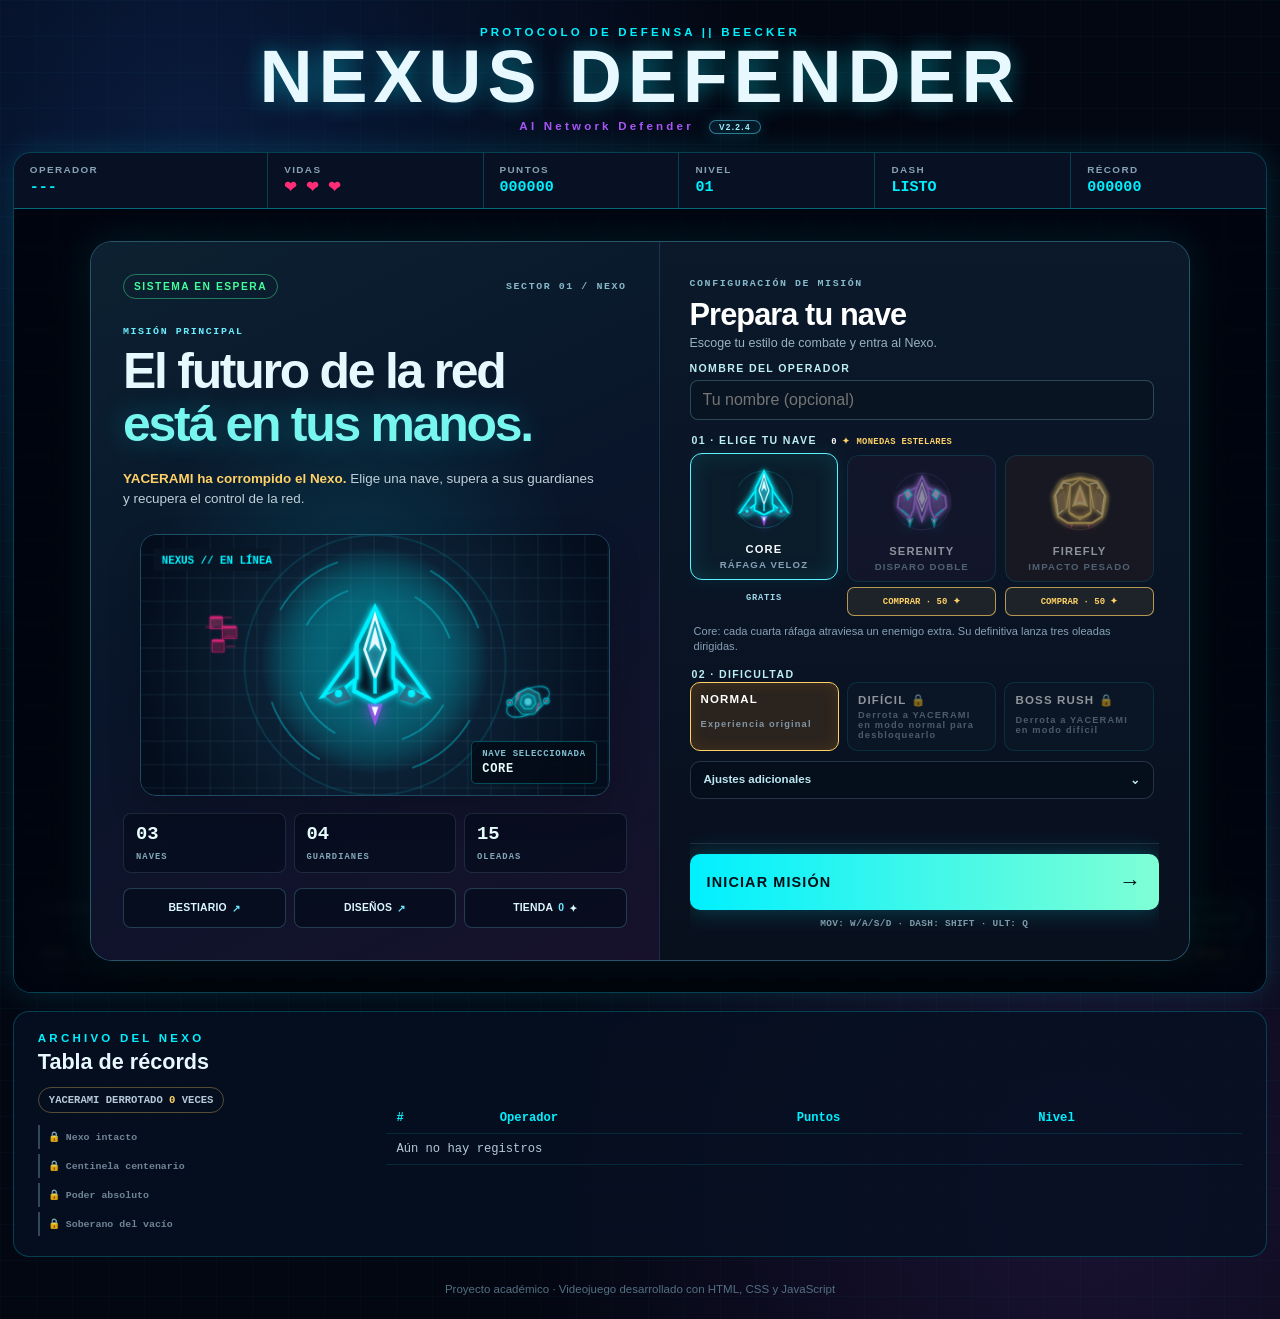
<file: index.html>
<!DOCTYPE html>
<html lang="es">
<head>
  <meta charset="UTF-8">
  <meta name="viewport" content="width=device-width, initial-scale=1.0, viewport-fit=cover">
  <meta name="description" content="Nexus Defender V2.2.4, videojuego web de defensa de redes.">
  <meta name="theme-color" content="#071123">
  <meta name="apple-mobile-web-app-capable" content="yes">
  <meta name="apple-mobile-web-app-status-bar-style" content="black-translucent">
  <meta name="apple-mobile-web-app-title" content="Nexus Defender">
  <title>Nexus Defender V2.2.4</title>
  <link rel="manifest" href="manifest.webmanifest?v=2.2.4">
  <link rel="icon" href="icons/nexus-defender.svg" type="image/svg+xml">
  <link rel="stylesheet" href="css/styles.css?v=2.2.4">
</head>
<body>
  <main class="game-shell">
    <header class="brand" aria-label="Título del juego">
      <p class="eyebrow">PROTOCOLO DE DEFENSA || BEECKER</p>
      <h1>NEXUS DEFENDER</h1>
      <p class="subtitle">AI Network Defender <span class="version-badge">V2.2.4</span></p>
    </header>

    <section class="game-panel" aria-label="Videojuego Nexus Defender">
      <div class="hud" id="hud" aria-live="polite">
        <div><span>OPERADOR</span><strong id="hudPlayer">---</strong></div>
        <div><span>VIDAS</span><strong id="hudLives">❤ ❤ ❤</strong></div>
        <div><span>PUNTOS</span><strong id="hudScore">000000</strong></div>
        <div><span>NIVEL</span><strong id="hudLevel">01</strong></div>
        <div><span>DASH</span><strong id="hudDash">LISTO</strong></div>
        <div><span>RÉCORD</span><strong id="hudHighScore">000000</strong></div>
      </div>

      <div class="canvas-wrap">
        <canvas id="gameCanvas" width="1200" height="750" tabindex="0" aria-label="Área de juego ampliada"></canvas>

        <section class="screen active" id="startScreen">
          <div class="menu-layout">
            <div class="menu-hero">
              <div class="menu-hero-top"><span class="status-pill">SISTEMA EN ESPERA</span><span class="menu-sector">SECTOR 01 / NEXO</span></div>
              <p class="menu-kicker">MISIÓN PRINCIPAL</p>
              <h2>El futuro de la red<br><em>está en tus manos.</em></h2>
              <p class="mission-story"><strong>YACERAMI ha corrompido el Nexo.</strong> Elige una nave, supera a sus guardianes y recupera el control de la red.</p>
              <div class="menu-hero-visual">
                <canvas id="menuHeroCanvas" width="520" height="290" role="img" aria-label="Vista de la nave seleccionada defendiendo el Nexo"></canvas>
                <span class="menu-visual-label">NAVE SELECCIONADA <strong id="menuHeroShipName">CORE</strong></span>
                <div class="menu-equipped" id="menuEquipped" aria-label="Cosméticos equipados"></div>
              </div>
              <div class="menu-mission-facts"><div><strong>03</strong><span>NAVES</span></div><div><strong>04</strong><span>GUARDIANES</span></div><div><strong>15</strong><span>OLEADAS</span></div></div>
              <nav class="menu-links" aria-label="Explorar Nexus Defender">
                <button class="secondary-button" id="bestiaryButton" type="button">BESTIARIO <span>↗</span></button>
                <a class="secondary-button gallery-link" href="designs.html">DISEÑOS <span>↗</span></a>
                <button class="secondary-button" id="storeButton" type="button">TIENDA <span id="storeFragments">0</span> ✦</button>
              </nav>
            </div>

            <div class="menu-control-panel">
              <div class="menu-panel-heading"><span>CONFIGURACIÓN DE MISIÓN</span><h3>Prepara tu nave</h3><p>Escoge tu estilo de combate y entra al Nexo.</p></div>
              <form id="startForm">
              <div class="menu-fields">
              <div class="menu-name-field"><label for="playerName">Nombre del operador</label><input id="playerName" name="playerName" type="text" maxlength="16" placeholder="Tu nombre (opcional)" autocomplete="nickname"></div>

              <fieldset class="skin-selector">
                <legend>01 · Elige tu nave <span class="ship-balance"><strong id="shipBalance">0</strong> ✦ MONEDAS ESTELARES</span></legend>
                <div class="skin-options">
                  <div class="ship-card" data-skin="cyan"><label class="skin-option selected">
                    <input type="radio" name="skin" value="cyan" checked>
                    <canvas class="skin-preview cyan" width="96" height="96" role="img" aria-label="Nave Core, interceptor de disparo rápido"></canvas>
                    <small>Core</small>
                    <span class="skin-role">Ráfaga veloz</span>
                  </label><span class="ship-state">GRATIS</span></div>
                  <div class="ship-card" data-skin="violet"><label class="skin-option">
                    <input type="radio" name="skin" value="violet">
                    <canvas class="skin-preview violet" width="96" height="96" role="img" aria-label="Nave Serenity, emisores de disparo doble"></canvas>
                    <small>Serenity</small>
                    <span class="skin-role">Disparo doble</span>
                  </label><button class="ship-unlock" data-skin="violet" type="button">COMPRAR · 50 ✦</button><span class="ship-state" hidden>DESBLOQUEADA</span></div>
                  <div class="ship-card" data-skin="gold"><label class="skin-option">
                    <input type="radio" name="skin" value="gold">
                    <canvas class="skin-preview gold" width="96" height="96" role="img" aria-label="Nave Firefly, armadura y disparo pesado"></canvas>
                    <small>Firefly</small>
                    <span class="skin-role">Impacto pesado</span>
                  </label><button class="ship-unlock" data-skin="gold" type="button">COMPRAR · 50 ✦</button><span class="ship-state" hidden>DESBLOQUEADA</span></div>
                </div>
                <p class="ship-purchase-message" id="shipPurchaseMessage" aria-live="polite"></p>
                <p class="skin-description" id="skinDescription" aria-live="polite"></p>
              </fieldset>

              <fieldset class="mode-selector">
                <legend>02 · Dificultad</legend>
                <label><input type="radio" name="difficulty" value="normal" checked><span>Normal</span><small>Experiencia original</small></label>
                <label id="hardModeOption"><input type="radio" name="difficulty" value="hard" disabled><span>Difícil 🔒</span><small id="hardModeHint">Derrota a YACERAMI en modo normal</small></label>
                <label id="bossRushOption"><input type="radio" name="difficulty" value="bossrush" disabled><span>Boss Rush 🔒</span><small id="bossRushHint">Derrota a YACERAMI en modo difícil</small></label>
              </fieldset>

              <details class="menu-advanced">
                <summary>Ajustes adicionales <span>⌄</span></summary>
                <div class="menu-advanced-content">
                  <fieldset class="aim-selector">
                    <legend>Puntería</legend>
                    <label><input type="radio" name="aimMode" value="auto" checked><span>Automática</span></label>
                    <label><input type="radio" name="aimMode" value="manual"><span>Manual · mouse/joystick</span></label>
                  </fieldset>
                  <fieldset class="keyboard-settings">
                    <legend>Teclas de computadora</legend>
                    <p>Selecciona una acción y pulsa la tecla que quieras usar.</p>
                    <div class="key-binding-grid" id="keyBindingGrid"></div>
                    <p class="key-binding-message" id="keyBindingMessage" role="status" aria-live="polite"></p>
                    <button class="secondary-button reset-bindings" id="resetKeyBindings" type="button">RESTABLECER TECLAS</button>
                  </fieldset>
                  <div class="touch-settings"><strong>Controles de teléfono</strong><small>La misión se juega horizontalmente. Mueve joysticks y botones a la posición que te resulte cómoda.</small><button class="secondary-button" id="editTouchMenu" type="button">PERSONALIZAR CONTROLES</button></div>
                  <label class="damage-option"><input id="damageNumbersToggle" type="checkbox"> Mostrar números de daño</label>
                  <fieldset class="audio-controls">
                    <legend>Audio</legend>
                    <label for="musicVolume"><span>♫ Música</span><output id="musicVolumeValue">35%</output></label>
                    <input id="musicVolume" type="range" min="0" max="100" value="35">
                    <label for="effectsVolume"><span>⚡ Efectos</span><output id="effectsVolumeValue">70%</output></label>
                    <input id="effectsVolume" type="range" min="0" max="100" value="70">
                  </fieldset>
                  <button class="music-button" id="musicButton" type="button" aria-pressed="true">♫ MÚSICA: ON</button>
                </div>
              </details>
              </div>
              <div class="menu-actions">
                <button class="primary-button" type="submit">INICIAR MISIÓN <span>→</span></button>
                <small id="keyHint">WASD / FLECHAS · DASH: SHIFT · ULTIMATE: Q</small>
              </div>
              </form>
            </div>
          </div>
        </section>

        <section class="screen" id="bestiaryScreen">
          <div class="screen-card bestiary-card">
            <div class="bestiary-topbar">
              <span class="status-pill">ARCHIVO DE AMENAZAS</span>
              <button id="closeBestiaryTop" type="button" aria-label="Cerrar bestiario">VOLVER ×</button>
            </div>
            <h2>Bestiario</h2>
            <p>Identifica cada amenaza antes de entrar al Nexo.</p>
            <p class="bestiary-note">Vida base en modo normal. Los proyectiles de cada nave hacen diferente daño.</p>
            <div class="bestiary-grid" id="regularBestiary"></div>
            <h3 class="compendium-heading">Guardianes del vacío</h3>
            <div class="bestiary-grid" id="bossBestiary"></div>
            <h3 class="compendium-heading">Peligro estelar</h3>
            <div class="bestiary-grid" id="hazardBestiary"></div>
            <a class="secondary-button gallery-link" href="designs.html">EXPLORAR LA GALERÍA ANIMADA ↗</a>
            <h3 class="compendium-heading">Módulos y mejoras</h3>
            <div class="bestiary-grid upgrade-bestiary-grid" id="moduleCompendium">
              <article><span class="upgrade-compendium-icon">⚡</span><div><strong>Overclock</strong><small>Aumenta 22% la velocidad de disparo.</small></div></article>
              <article><span class="upgrade-compendium-icon">✦</span><div><strong>Pulso ofensivo</strong><small>Aumenta el daño de cada proyectil.</small></div></article>
              <article><span class="upgrade-compendium-icon">➤</span><div><strong>Propulsores</strong><small>Aumenta 15% la velocidad de movimiento.</small></div></article>
              <article><span class="upgrade-compendium-icon">♥</span><div><strong>Núcleo reforzado</strong><small>Añade una vida máxima y repara una vida.</small></div></article>
              <article><span class="upgrade-compendium-icon">◇</span><div><strong>Dash cuántico</strong><small>Reduce un segundo la recarga del dash.</small></div></article>
              <article><span class="upgrade-compendium-icon">⬡</span><div><strong>Escudo Firefly</strong><small>Concede diez segundos de protección.</small></div></article>
            </div>
            <h3 class="compendium-heading">Sinergias</h3>
            <div class="synergy-compendium" id="synergyCompendium">
              <span>Nova Estelar</span><small>Overclock + Pulso ofensivo</small>
              <span>Impacto Hipersónico</span><small>Propulsores + Dash cuántico</small>
              <span>Égida</span><small>Núcleo reforzado + Escudo Firefly</small>
              <span>Reactor Serenity</span><small>Overclock + Escudo Firefly</small>
            </div>
            <button class="primary-button" id="closeBestiaryButton" type="button">VOLVER A LA MISIÓN</button>
          </div>
        </section>

        <section class="screen" id="gameOverScreen">
          <div class="screen-card">
            <span class="status-pill danger">CONEXIÓN PERDIDA</span>
            <h2 class="game-over-title">GAME OVER</h2>
            <p id="gameOverMessage">YACERAMI te ha vencido.</p>
            <div class="results">
              <div><span>Puntuación</span><strong id="finalScore">0</strong></div>
              <div><span>Nivel</span><strong id="finalLevel">1</strong></div>
              <div><span>Récord</span><strong id="finalHighScore">0</strong></div>
            </div>
            <div class="run-stats" id="gameOverStats"></div>
            <button class="primary-button" id="restartButton" type="button">VOLVER AL MENÚ</button>
          </div>
        </section>

        <section class="screen" id="upgradeScreen">
          <div class="screen-card upgrade-card">
            <span class="status-pill">GUARDIÁN ELIMINADO</span>
            <h2>Elige una mejora</h2>
            <p>Escoge entre ataque, defensa y movilidad o energía. Combinar módulos activa sinergias.</p>
            <div class="upgrade-options" id="upgradeOptions"></div>
            <p class="synergy-hint" id="upgradeSynergyHint">Las cartas muestran qué combinación puedes completar.</p>
            <button class="secondary-button shop-between-button" id="upgradeStoreButton" type="button">VISITAR TIENDA COSMÉTICA</button>
          </div>
        </section>

        <section class="screen" id="victoryScreen">
          <div class="screen-card victory-card">
            <span class="status-pill">NEXO RESTAURADO</span>
            <h2>YACERAMI derrotado</h2>
            <p id="victoryMessage">La corrupción ha sido eliminada.</p>
            <div class="results">
              <div><span>Puntuación</span><strong id="victoryScore">0</strong></div>
              <div><span>Tiempo</span><strong id="victoryTime">0s</strong></div>
              <div><span>Récord</span><strong id="victoryHighScore">0</strong></div>
            </div>
            <div class="run-stats" id="victoryStats"></div>
            <button class="primary-button" id="victoryRestartButton" type="button">VOLVER AL MENÚ</button>
          </div>
        </section>

        <section class="screen" id="storeScreen">
          <div class="screen-card store-card">
            <button class="store-close-top" id="closeStoreTopButton" type="button" aria-label="Cerrar tienda">✕ CERRAR</button>
            <span class="status-pill">ARSENAL ESTÉTICO</span>
            <h2>Tienda del Nexo</h2>
            <p>Usa las monedas estelares de tus misiones para personalizar estelas, auras y dash. Todos los efectos son visuales.</p>
            <p class="fragment-balance"><strong id="storeBalance">0</strong> ✦ MONEDAS ESTELARES</p>
            <div class="cosmetic-filters" id="cosmeticFilters" role="group" aria-label="Filtrar cosméticos">
              <button type="button" data-filter="all">TODOS</button>
              <button type="button" data-filter="trail">ESTELAS</button>
              <button type="button" data-filter="aura">AURAS</button>
              <button type="button" data-filter="dash">DASH</button>
            </div>
            <div class="cosmetic-grid" id="cosmeticGrid"></div>
            <button class="primary-button" id="closeStoreButton" type="button">VOLVER</button>
          </div>
        </section>

        <div class="pause-message" id="pauseMessage">MISIÓN EN PAUSA</div>
        <div class="boss-incoming" id="bossIncoming" role="status" aria-live="assertive">
          <span>⚠ ALERTA DEL NEXO</span>
          <small>BOSS EN CAMINO</small>
          <strong id="incomingBossName">GUARDIÁN DESCONOCIDO</strong>
        </div>
        <div class="power-status" id="powerStatus" aria-live="polite"></div>
        <div class="module-toast" id="moduleToast" role="status" aria-live="polite"></div>
        <div class="module-rack" id="moduleRack" aria-label="Módulos activos"></div>
        <div class="hit-feedback" id="hitFeedback" role="status" aria-live="assertive">¡IMPACTO! · VIDA PERDIDA</div>
        <div class="dash-indicator ready" id="dashIndicator" aria-live="polite">
          <span>⚡</span><strong>DASH LISTO</strong>
        </div>
        <div class="ultimate-indicator" id="ultimateIndicator" aria-live="polite">
          <div><span>✦ ULTIMATE</span><strong id="ultimateValue">0%</strong></div>
          <div class="ultimate-track"><div id="ultimateBar"></div></div>
        </div>
        <div class="level-progress" id="levelProgress">
          <div class="level-progress-copy">
            <span id="levelProgressText">NIVEL 1 · 0 / 20 s</span>
            <strong id="nextBossText">JEFE EN NIVEL 3</strong>
          </div>
          <div class="progress-track"><div id="levelProgressBar"></div></div>
        </div>
        <div class="boss-bar" id="bossBar">
          <div><span id="bossName">⚠ GUARDIÁN DEL NEXO</span><strong id="bossTime">100%</strong></div>
          <div class="progress-track danger-track"><div id="bossProgress"></div></div>
        </div>
      </div>

      <div class="mobile-controls" id="mobileControls" aria-label="Controles táctiles">
        <button class="edit-touch-shortcut" id="editTouchGame" type="button" aria-label="Cambiar posición de controles">⚙ CONTROLES</button>
        <div class="touch-stick movement-stick" id="moveStick" data-control="move" role="application" aria-label="Joystick de movimiento">
          <span class="stick-face"><span class="stick-knob" id="moveKnob"></span></span><small>MOVER</small>
        </div>
        <button class="dash-button" id="mobileDash" data-control="dash" type="button" aria-label="Usar dash">DASH</button>
        <button class="ultimate-button" id="mobileUltimate" data-control="ultimate" type="button" aria-label="Usar ataque definitivo">ULT</button>
        <div class="touch-stick aim-stick" id="aimStick" data-control="aim" role="application" aria-label="Joystick de puntería manual">
          <span class="stick-face"><span class="stick-knob" id="aimKnob"></span></span><small>APUNTAR</small>
        </div>
      </div>
      <div class="orientation-gate" id="orientationGate" role="status" aria-live="assertive" aria-label="Gira el teléfono para jugar">
        <div class="orientation-phone" aria-hidden="true"><span>↻</span></div>
        <p class="eyebrow">MODO DE JUEGO MÓVIL</p>
        <h2>Gira tu teléfono</h2>
        <p>Nexus Defender se juega horizontalmente para mostrar toda la arena y dejar espacio a los dos joysticks.</p>
      </div>
      <div class="touch-editor" id="touchEditor" role="dialog" aria-modal="true" aria-labelledby="touchEditorTitle" hidden>
        <div class="touch-editor-panel"><span class="eyebrow">CONTROLES A TU MEDIDA</span><h2 id="touchEditorTitle">Coloca tus controles</h2><p>Arrastra los dos joysticks, Dash y Ultimate. La partida móvil utiliza la distribución horizontal.</p><div class="touch-editor-actions"><button id="saveTouchLayout" type="button">GUARDAR</button><button id="resetTouchLayout" type="button">RESTABLECER</button><button id="cancelTouchLayout" type="button">CANCELAR</button></div><p id="touchEditorMessage" role="status" aria-live="polite"></p></div>
      </div>
    </section>

    <section class="records-panel" aria-labelledby="recordsTitle">
      <div>
        <p class="eyebrow">ARCHIVO DEL NEXO</p>
        <h2 id="recordsTitle">Tabla de récords</h2>
        <p class="final-defeats">YACERAMI DERROTADO <strong id="finalBossDefeats">0</strong> VECES</p>
        <div class="achievements" id="achievementsList" aria-label="Logros"></div>
      </div>
      <div class="records-table-wrap">
        <table>
          <thead><tr><th>#</th><th>Operador</th><th>Puntos</th><th>Nivel</th></tr></thead>
          <tbody id="recordsBody"><tr><td colspan="4">Aún no hay registros</td></tr></tbody>
        </table>
      </div>
    </section>

    <footer>
      <p>Proyecto académico · Videojuego desarrollado con HTML, CSS y JavaScript</p>
    </footer>
  </main>

  <script src="js/enemy-art.js"></script>
  <script src="js/enemy-behavior.js?v=1.6"></script>
  <script src="js/enemy-previews.js"></script>
  <script src="js/player-art.js?v=1.5"></script>
  <script src="js/cosmetic-art.js?v=1.8"></script>
  <script src="js/audio-system.js?v=1.6"></script>
  <script src="js/game-rules.js?v=1.5"></script>
  <script src="js/game.js?v=2.2.4"></script>
</body>
</html>
</file>
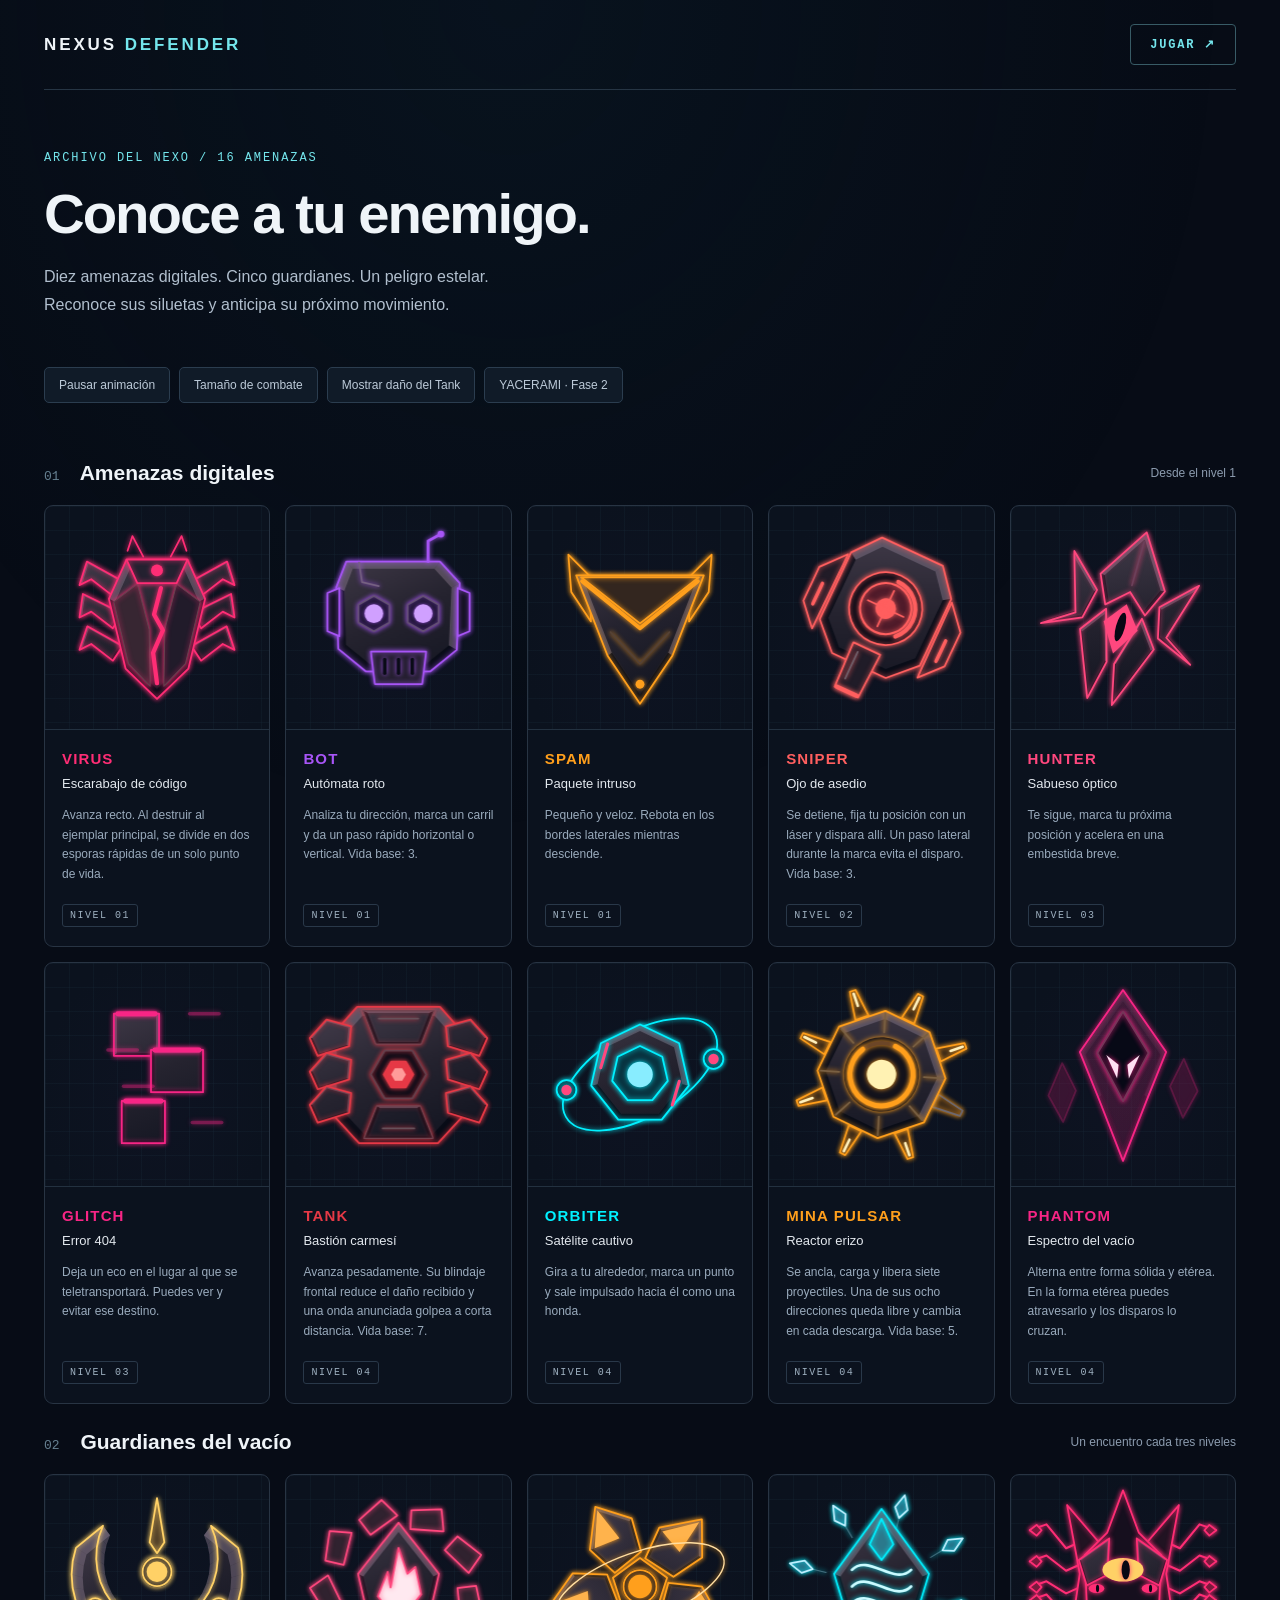
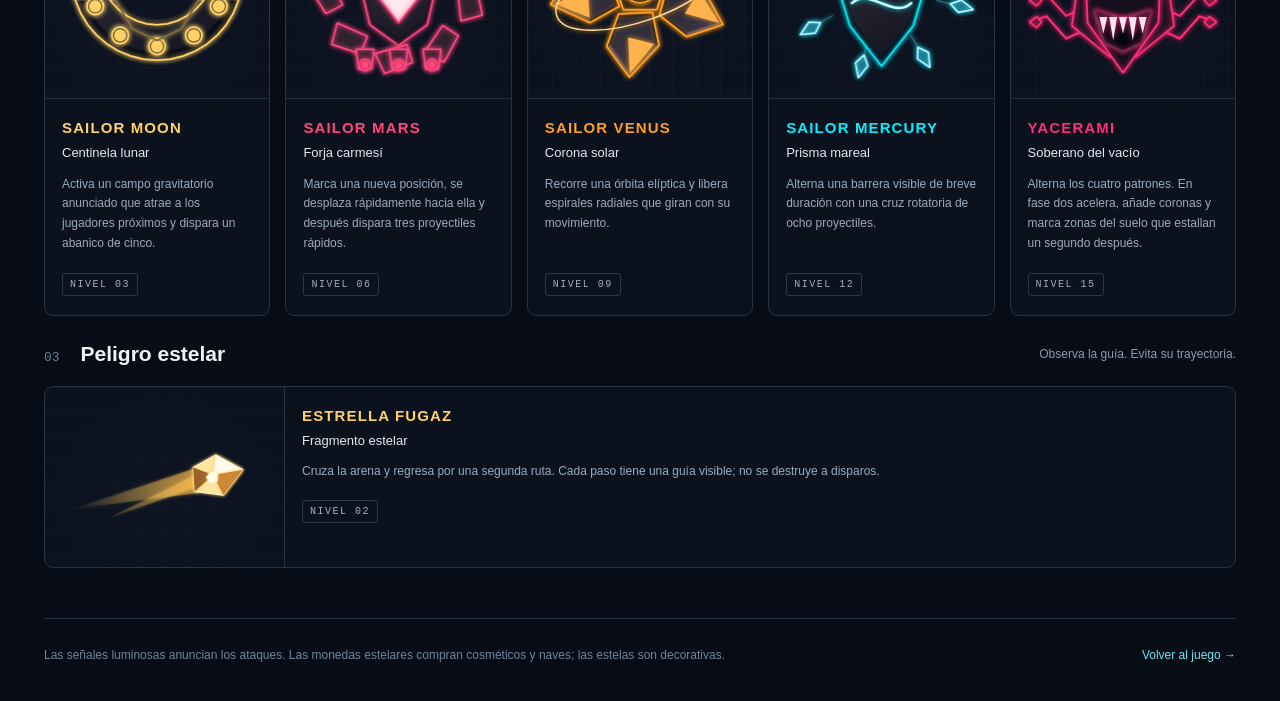
<file: designs.html>
<!DOCTYPE html>
<html lang="es">
<head>
  <meta charset="UTF-8">
  <meta name="viewport" content="width=device-width, initial-scale=1">
  <meta name="description" content="Explora los enemigos animados de Nexus Defender y aprende a reconocer sus ataques.">
  <title>Galería de amenazas · Nexus Defender</title>
  <link rel="stylesheet" href="css/designs.css">
</head>
<body>
  <main class="archive">
    <nav class="archive-nav"><a class="brand-link" href="index.html">NEXUS <span>DEFENDER</span></a><a class="play-link" href="index.html">JUGAR ↗</a></nav>
    <header class="archive-header">
      <p class="eyebrow">ARCHIVO DEL NEXO / 16 AMENAZAS</p>
      <h1>Conoce a tu enemigo.</h1>
      <p>Diez amenazas digitales. Cinco guardianes. Un peligro estelar.<br>Reconoce sus siluetas y anticipa su próximo movimiento.</p>
    </header>
    <div class="gallery-controls" role="group" aria-label="Opciones de la galería">
      <button id="animationToggle" type="button" aria-pressed="false">Pausar animación</button>
      <button id="sizeToggle" type="button" aria-pressed="false">Tamaño de combate</button>
      <button id="damageToggle" type="button" aria-pressed="false">Mostrar daño del Tank</button>
      <button id="phaseToggle" type="button" aria-pressed="false">YACERAMI · Fase 2</button>
    </div>
    <section aria-labelledby="regularHeading">
      <div class="section-heading"><h2 id="regularHeading"><span>01</span> Amenazas digitales</h2><p>Desde el nivel 1</p></div>
      <div class="design-grid" id="regularDesigns"></div>
    </section>
    <section aria-labelledby="bossHeading">
      <div class="section-heading"><h2 id="bossHeading"><span>02</span> Guardianes del vacío</h2><p>Un encuentro cada tres niveles</p></div>
      <div class="design-grid boss-designs" id="bossDesigns"></div>
    </section>
    <section aria-labelledby="hazardHeading">
      <div class="section-heading"><h2 id="hazardHeading"><span>03</span> Peligro estelar</h2><p>Observa la guía. Evita su trayectoria.</p></div>
      <div class="design-grid hazard-designs" id="hazardDesigns"></div>
    </section>
    <footer>Las señales luminosas anuncian los ataques. Las monedas estelares compran cosméticos y naves; las estelas son decorativas.<a href="index.html">Volver al juego →</a></footer>
  </main>
  <script src="js/enemy-art.js"></script>
  <script src="js/enemy-previews.js"></script>
  <script src="js/gallery.js"></script>
</body>
</html>
</file>
<file: css/styles.css>
:root {
  --bg: #030712;
  --panel: rgba(7, 17, 35, 0.92);
  --cyan: #00f0ff;
  --blue: #2775ff;
  --purple: #a855f7;
  --pink: #ff2d75;
  --green: #43ff9b;
  --text: #e8f8ff;
  --muted: #87a1b5;
  --line: rgba(0, 240, 255, 0.22);
  --shadow: 0 0 32px rgba(0, 240, 255, 0.14);
}

* {
  box-sizing: border-box;
}

body {
  min-height: 100vh;
  margin: 0;
  color: var(--text);
  font-family: "Segoe UI", Arial, sans-serif;
  background:
    radial-gradient(circle at 15% 10%, rgba(39, 117, 255, 0.18), transparent 35%),
    radial-gradient(circle at 85% 90%, rgba(168, 85, 247, 0.14), transparent 35%),
    linear-gradient(rgba(0, 240, 255, 0.025) 1px, transparent 1px),
    linear-gradient(90deg, rgba(0, 240, 255, 0.025) 1px, transparent 1px),
    var(--bg);
  background-size: auto, auto, 36px 36px, 36px 36px, auto;
}

button,
input {
  font: inherit;
}

.game-shell {
  width: min(1480px, 98vw);
  margin: 0 auto;
  padding: 26px 0 18px;
}

.brand {
  margin-bottom: 18px;
  text-align: center;
}

.eyebrow,
.subtitle {
  margin: 0;
  color: var(--cyan);
  font-size: 0.72rem;
  font-weight: 700;
  letter-spacing: 0.28em;
}

.brand h1 {
  margin: 4px 0 0;
  font-size: clamp(2rem, 7vw, 4.6rem);
  line-height: 0.95;
  letter-spacing: 0.08em;
  text-shadow: 0 0 22px rgba(0, 240, 255, 0.42);
}

.subtitle {
  margin-top: 8px;
  color: var(--purple);
}

.game-panel {
  overflow: hidden;
  border: 1px solid var(--line);
  border-radius: 18px;
  background: var(--panel);
  box-shadow: var(--shadow);
}

.hud {
  display: grid;
  grid-template-columns: 1.3fr 1.1fr repeat(4, 1fr);
  gap: 1px;
  border-bottom: 1px solid var(--line);
  background: var(--line);
}

.hud > div {
  min-width: 0;
  padding: 11px 16px;
  background: #071123;
}

.hud span,
.results span {
  display: block;
  margin-bottom: 3px;
  color: var(--muted);
  font-size: 0.62rem;
  font-weight: 700;
  letter-spacing: 0.14em;
}

.hud strong {
  display: block;
  overflow: hidden;
  color: var(--cyan);
  font-family: Consolas, monospace;
  font-size: 0.94rem;
  text-overflow: ellipsis;
  white-space: nowrap;
}

#hudLives {
  color: var(--pink);
}

.canvas-wrap {
  position: relative;
  width: 100%;
  aspect-ratio: 8 / 5;
  background: #020611;
}

canvas {
  display: block;
  width: 100%;
  height: 100%;
}

canvas:focus { outline: none; }

.screen {
  position: absolute;
  inset: 0;
  z-index: 5;
  display: none;
  place-items: center;
  padding: 20px;
  overflow-y: auto;
  background: rgba(2, 6, 17, 0.68);
  backdrop-filter: blur(5px);
}

.screen.active {
  display: grid;
}

.version-badge {
  display: inline-flex;
  align-items: center;
  min-height: 1.65em;
  margin-left: 0.55rem;
  padding: 0.08rem 0.55rem;
  border: 1px solid rgba(88, 231, 255, 0.48);
  border-radius: 999px;
  color: #9ef5ff;
  background: rgba(15, 91, 121, 0.22);
  box-shadow: 0 0 16px rgba(52, 211, 255, 0.18);
  font-size: 0.72em;
  font-weight: 800;
  letter-spacing: 0.16em;
  vertical-align: middle;
}

/* Main menu: a visual mission briefing beside a compact preparation panel. */
#startScreen { padding: clamp(12px, 2vw, 24px); background: rgba(2, 6, 17, .87); }
.menu-layout { display: grid; grid-template-columns: minmax(0, 1.07fr) minmax(0, 1fr); width: min(1100px, 100%); height: min(720px, 100%); min-height: 0; overflow: hidden; border: 1px solid rgba(104, 224, 255, .32); border-radius: 22px; background: #071122; box-shadow: 0 30px 80px rgba(0, 0, 0, .58), 0 0 44px rgba(0, 240, 255, .12); }
.menu-hero { display: flex; flex-direction: column; min-width: 0; min-height: 0; padding: clamp(22px, 2.6vw, 32px); background: radial-gradient(circle at 48% 48%, rgba(0, 240, 255, .13), transparent 45%), linear-gradient(155deg, #0c2131, #09152a 48%, #17112c); }
.menu-hero-top { display: flex; align-items: center; justify-content: space-between; gap: 8px; }
.menu-sector, .menu-kicker, .menu-panel-heading > span { color: #87b9c9; font: 800 .62rem Consolas, monospace; letter-spacing: .16em; }
.menu-kicker { margin: 27px 0 8px; color: #6ceeff; }
.menu-hero h2 { margin: 0; font-size: clamp(2.2rem, 3.9vw, 3.65rem); line-height: 1.07; letter-spacing: -.045em; }
.menu-hero h2 em { color: #77f6ef; font-style: normal; text-shadow: 0 0 30px rgba(0, 240, 255, .28); }
.menu-hero .mission-story { max-width: 480px; margin: 17px 0 19px; color: #bfd0da; font-size: .84rem; line-height: 1.55; }
.menu-hero-visual { position: relative; width: min(100%, 470px); margin: auto auto 17px; overflow: hidden; border: 1px solid rgba(80, 214, 255, .28); border-radius: 16px; aspect-ratio: 520 / 290; box-shadow: inset 0 0 35px rgba(0, 240, 255, .07), 0 14px 32px rgba(0, 0, 0, .2); }
.menu-hero-visual canvas { width: 100%; height: 100%; }
.menu-visual-label { position: absolute; right: 12px; bottom: 11px; padding: 7px 10px; border: 1px solid rgba(0, 240, 255, .28); border-radius: 5px; color: #80bfd0; background: rgba(3, 11, 22, .84); font: 700 .56rem Consolas, monospace; letter-spacing: .08em; }
.menu-visual-label strong { display: block; margin-top: 3px; color: #e9fdff; font-size: .75rem; }
.menu-equipped { position: absolute; bottom: 11px; left: 10px; display: grid; gap: 4px; max-width: 52%; pointer-events: none; }
.menu-equipped[hidden] { display: none; }
.menu-equipped span { overflow: hidden; padding: 4px 6px; border: 1px solid color-mix(in srgb, var(--equipped-color) 55%, transparent); border-radius: 4px; color: var(--equipped-color); background: rgba(3, 10, 22, .85); font: 800 .55rem Consolas, monospace; text-overflow: ellipsis; white-space: nowrap; }
.menu-mission-facts { display: grid; grid-template-columns: repeat(3, 1fr); gap: 8px; margin: 0 0 15px; }
.menu-mission-facts div { padding: 9px 12px; border: 1px solid rgba(157, 206, 230, .15); border-radius: 8px; background: rgba(3, 10, 24, .55); }
.menu-mission-facts strong { display: block; color: #eaffff; font: 800 1.18rem Consolas, monospace; }
.menu-mission-facts span { color: #81a7b8; font: 700 .55rem Consolas, monospace; letter-spacing: .12em; }
.menu-links { display: grid; grid-template-columns: repeat(3, minmax(0, 1fr)); gap: 8px; }
.menu-links .secondary-button { display: flex; align-items: center; justify-content: center; gap: 5px; min-width: 0; min-height: 40px; padding: 8px; border-color: rgba(126, 213, 245, .24); border-radius: 8px; color: #dcf8ff; background: rgba(2, 11, 25, .66); font-size: .65rem; letter-spacing: .02em; text-decoration: none; }
.menu-links .secondary-button:hover, .menu-links .secondary-button:focus-visible { border-color: #6ceeff; background: rgba(0, 240, 255, .13); }
.menu-links .secondary-button span { color: #69eaff; }
.menu-control-panel { display: flex; flex-direction: column; min-width: 0; min-height: 0; padding: clamp(20px, 2.5vw, 30px); border-left: 1px solid rgba(109, 207, 250, .16); background: linear-gradient(180deg, #0b192b, #080f1d); }
.menu-panel-heading { flex: 0 0 auto; margin-bottom: 12px; }
.menu-panel-heading h3 { margin: 7px 0 3px; color: #fff; font-size: clamp(1.5rem, 2.4vw, 2.1rem); letter-spacing: -.03em; }
.menu-panel-heading p { margin: 0; color: #98b2c1; font-size: .78rem; }
#startForm { display: flex; flex-direction: column; flex: 1 1 auto; min-height: 0; margin: 0; padding: 0; overflow: hidden; }
.menu-fields { display: grid; align-content: start; gap: 10px; flex: 1 1 auto; min-height: 0; padding-right: 5px; overflow-y: auto; scrollbar-color: #426b77 #081322; }
.menu-name-field { display: grid; gap: 6px; }
.menu-name-field label, #startForm legend { color: #bceef5; font-size: .66rem; font-weight: 800; letter-spacing: .13em; }
.menu-name-field input { padding: 10px 12px; border-color: rgba(139, 211, 232, .27); background: #081421; }
#startForm .skin-options { gap: 9px; }
.ship-balance { display: inline-block; margin-left: 10px; color: #ffd166; font: 800 .55rem Consolas, monospace; letter-spacing: .04em; }
.ship-balance strong { color: #fff; }
.ship-card { display: grid; align-content: start; gap: 5px; min-width: 0; }
.ship-card.locked .skin-option { opacity: .55; cursor: not-allowed; }
.ship-card .ship-state { display: block; padding: 6px 2px; color: #43ff9b; text-align: center; font: 800 .55rem Consolas, monospace; letter-spacing: .08em; }
.ship-card[data-skin="cyan"] .ship-state { color: #9bd7e7; }
.ship-card .ship-state[hidden], .ship-card .ship-unlock[hidden] { display: none; }
.ship-unlock { min-height: 29px; padding: 5px 3px; border: 1px solid rgba(255, 209, 102, .68); border-radius: 7px; color: #ffd166; background: rgba(255, 209, 102, .08); font: 800 .56rem Consolas, monospace; cursor: pointer; }
.ship-unlock:hover, .ship-unlock:focus-visible { background: rgba(255, 209, 102, .19); outline-color: #ffd166; }
.ship-purchase-message { min-height: 1.2em; margin: 5px 0 0; color: #ffd166; font-size: .65rem; line-height: 1.3; }
.ship-purchase-message:empty { display: none; }
#startForm .skin-option { padding: 9px 4px; border-radius: 12px; background: #0b1c2b; transition: border-color 160ms ease, transform 160ms ease, box-shadow 160ms ease; }
#startForm .skin-option:has(input[value="violet"]) { background: #1a1730; }
#startForm .skin-option:has(input[value="gold"]) { background: #231b20; }
#startForm .skin-option.selected { border-color: #5df4ff; box-shadow: inset 0 0 23px rgba(0, 240, 255, .12), 0 0 18px rgba(0, 240, 255, .09); transform: translateY(-2px); }
#startForm .skin-option:has(input[value="violet"]).selected { border-color: #c084fc; box-shadow: inset 0 0 23px rgba(192, 132, 252, .16), 0 0 18px rgba(192, 132, 252, .12); }
#startForm .skin-option:has(input[value="gold"]).selected { border-color: #ffd166; box-shadow: inset 0 0 23px rgba(255, 209, 102, .13), 0 0 18px rgba(255, 209, 102, .12); }
#startForm .skin-preview { width: min(100%, 76px); }
#startForm .skin-option small { color: #f7fbff; font-size: .7rem; }
#startForm .skin-role { font-size: .6rem; }
#startForm .skin-description { margin: 8px 4px 0; min-height: 2.5em; text-align: left; font-size: .69rem; }
#startForm .mode-selector { gap: 8px; margin: 0; }
#startForm .mode-selector label { padding: 10px; border-radius: 10px; background: #0c1a28; }
#startForm .mode-selector label:has(input:checked) { border-color: #ffd166; background: #2a231e; }
.menu-advanced { border: 1px solid rgba(154, 203, 226, .2); border-radius: 10px; background: rgba(4, 13, 26, .64); }
.menu-advanced summary { display: flex; justify-content: space-between; padding: 11px 13px; color: #bde8f1; cursor: pointer; list-style: none; font-size: .72rem; font-weight: 800; }
.menu-advanced summary::-webkit-details-marker { display: none; }
.menu-advanced[open] summary span { transform: rotate(180deg); }
.menu-advanced-content { display: grid; gap: 10px; padding: 0 12px 12px; }
.menu-advanced .audio-controls { margin: 0; }
.menu-actions { flex: 0 0 auto; padding: 10px 0 1px; margin-top: 9px; border-top: 1px solid rgba(154, 203, 226, .14); background: #09111f; }
.menu-actions .primary-button { display: flex; align-items: center; justify-content: space-between; margin: 0; padding: 15px 17px; border-radius: 10px; font-size: .9rem; }
.menu-actions .primary-button span { font-size: 1.35rem; }
.menu-actions small { display: block; margin-top: 8px; color: #7d9aa9; text-align: center; font: 700 .59rem Consolas, monospace; letter-spacing: .03em; }

@media (max-width: 900px) {
  #startScreen { position: fixed; inset: 0; z-index: 30; display: none; padding: 14px; overflow-y: auto; background: #040b19; }
  #startScreen.active { display: block; }
  .menu-layout { display: block; width: min(620px, 100%); height: auto; max-height: none; margin: 0 auto; overflow: visible; }
  .menu-hero, .menu-control-panel { min-height: 0; padding: 24px; }
  .menu-hero-visual { width: min(100%, 450px); margin: 8px auto 17px; }
  .menu-control-panel { border-top: 1px solid rgba(109, 207, 250, .16); border-left: 0; }
  #startForm { max-height: none; overflow: visible; padding-right: 0; }
  .menu-fields { flex: none; max-height: none; overflow: visible; padding-right: 0; }
}

@media (max-width: 520px) {
  #startScreen { padding: 9px; }
  .menu-layout { border-radius: 14px; }
  .menu-hero, .menu-control-panel { padding: 18px; }
  .menu-hero h2 { font-size: clamp(2rem, 9vw, 2.6rem); }
  .menu-kicker { margin-top: 20px; }
  .menu-sector { font-size: .52rem; letter-spacing: .04em; }
  .menu-hero .mission-story { font-size: .76rem; }
  .menu-mission-facts div { padding: 8px; }
  .menu-links .secondary-button { font-size: .57rem; }
  #startForm .skin-preview { width: min(100%, 68px); }
  .ship-balance { display: block; margin: 4px 0 0; }
  #startForm .mode-selector label { padding: 8px 5px; }
  #startForm .mode-selector span { font-size: .66rem; }
  #startForm .mode-selector small { font-size: .52rem; }
}

.boss-incoming {
  position: absolute;
  top: 50%;
  left: 50%;
  z-index: 4;
  display: grid;
  width: min(540px, 88%);
  padding: 18px 24px;
  border: 2px solid rgba(255, 45, 117, 0.8);
  text-align: center;
  pointer-events: none;
  opacity: 0;
  color: #fff;
  background: linear-gradient(90deg, transparent, rgba(80, 0, 25, 0.94), transparent);
  box-shadow: 0 0 45px rgba(255, 45, 117, 0.4);
  transform: translate(-50%, -50%) scaleX(0.25);
  transition: opacity 180ms ease, transform 280ms cubic-bezier(.2, .9, .25, 1.3);
}

.boss-incoming.visible {
  opacity: 1;
  transform: translate(-50%, -50%) scaleX(1);
  animation: boss-warning-pulse 520ms ease-in-out infinite alternate;
}

.boss-incoming span,
.boss-incoming small {
  color: #ff9f1c;
  font: 800 0.7rem Consolas, monospace;
  letter-spacing: 0.2em;
}

.boss-incoming strong {
  margin: 4px 0;
  color: #ff2d75;
  font: 900 clamp(2.5rem, 8vw, 5.4rem) Consolas, monospace;
  letter-spacing: 0.08em;
  text-shadow: 0 0 20px rgba(255, 45, 117, 0.9);
}

@keyframes boss-warning-pulse {
  from { filter: brightness(0.8); }
  to { filter: brightness(1.35); }
}

.screen-card {
  width: min(480px, 94%);
  padding: clamp(22px, 4vw, 38px);
  border: 1px solid rgba(0, 240, 255, 0.35);
  border-radius: 16px;
  text-align: center;
  background: rgba(7, 17, 35, 0.96);
  box-shadow: 0 0 45px rgba(0, 240, 255, 0.16);
}

.screen-card h2 {
  margin: 12px 0 8px;
  font-size: clamp(1.7rem, 5vw, 2.6rem);
}

.screen-card .game-over-title {
  margin: 13px 0 8px;
  color: var(--pink);
  font-size: clamp(2.8rem, 9vw, 5.4rem);
  line-height: 0.9;
  letter-spacing: 0.06em;
  text-shadow: 0 0 26px rgba(255, 45, 117, 0.65);
}

.screen-card > p {
  margin: 0 auto 22px;
  color: #b6c9d7;
  line-height: 1.55;
}

.mission-story strong { color: #ffd166; }

.status-pill {
  display: inline-block;
  padding: 6px 10px;
  border: 1px solid rgba(67, 255, 155, 0.42);
  border-radius: 999px;
  color: var(--green);
  font-size: 0.64rem;
  font-weight: 800;
  letter-spacing: 0.15em;
}

.status-pill.danger {
  border-color: rgba(255, 45, 117, 0.48);
  color: var(--pink);
}

form {
  display: grid;
  gap: 10px;
  margin: 0 auto 24px;
  text-align: left;
}

.skin-selector {
  margin: 4px 0;
  padding: 0;
  border: 0;
}

.skin-selector legend {
  margin-bottom: 8px;
  color: var(--cyan);
  font-size: 0.72rem;
  font-weight: 700;
  letter-spacing: 0.1em;
  text-transform: uppercase;
}

.skin-options {
  display: grid;
  grid-template-columns: repeat(3, 1fr);
  gap: 8px;
}

.skin-option {
  display: grid;
  place-items: center;
  gap: 4px;
  padding: 9px 5px 10px;
  border: 1px solid var(--line);
  border-radius: 8px;
  color: var(--muted);
  cursor: pointer;
  background: #020916;
}

.skin-option.selected {
  border-color: var(--cyan);
  color: var(--text);
  box-shadow: inset 0 0 16px rgba(0, 240, 255, 0.1);
}

.skin-option input {
  position: absolute;
  width: 1px;
  height: 1px;
  opacity: 0;
}

.skin-preview {
  display: block;
  width: min(100%, 96px);
  height: auto;
  aspect-ratio: 1;
}

.skin-option small {
  font-size: 0.64rem;
  font-weight: 700;
  text-transform: uppercase;
}

.mode-selector {
  display: grid;
  grid-template-columns: repeat(3, 1fr);
  gap: 8px;
  margin: 4px 0;
  padding: 0;
  border: 0;
}

.mode-selector legend {
  grid-column: 1 / -1;
  margin-bottom: 2px;
  color: var(--cyan);
  font-size: 0.72rem;
  font-weight: 700;
  letter-spacing: 0.1em;
  text-transform: uppercase;
}

.mode-selector label {
  display: grid;
  gap: 3px;
  padding: 9px;
  border: 1px solid var(--line);
  border-radius: 8px;
  cursor: pointer;
  background: #020916;
}

.mode-selector label:has(input:checked) {
  border-color: #ff9f1c;
  box-shadow: inset 0 0 16px rgba(255, 159, 28, 0.12);
}

.mode-selector input { position: absolute; width: 1px; opacity: 0; }
.mode-selector span { color: #fff; font-size: 0.72rem; }
.mode-selector small { color: #8296a6; font-size: 0.58rem; text-transform: none; }
.mode-selector label:has(input:disabled) { cursor: not-allowed; opacity: 0.55; }

.aim-selector {
  display: grid;
  grid-template-columns: 1fr 1fr;
  gap: 8px;
  margin: 4px 0;
  padding: 0;
  border: 0;
}

.aim-selector legend { margin-bottom: 2px; color: var(--cyan); font-size: 0.72rem; font-weight: 700; letter-spacing: 0.1em; text-transform: uppercase; }
.aim-selector label { padding: 8px; border: 1px solid var(--line); border-radius: 8px; text-align: center; cursor: pointer; background: #020916; }
.aim-selector label:has(input:checked) { border-color: #43ff9b; color: #43ff9b; }
.aim-selector input { position: absolute; width: 1px; opacity: 0; }
.aim-selector span { font-size: 0.65rem; }

.keyboard-settings { margin: 0; padding: 10px; border: 1px solid rgba(104, 224, 255, .25); border-radius: 10px; background: #071629; }
.keyboard-settings legend { padding: 0 5px; color: #8beeff; font: 800 .68rem Consolas, monospace; text-transform: uppercase; }
.keyboard-settings > p { margin: 4px 0 10px; color: #9eb6c3; font-size: .67rem; }
.key-binding-grid { display: grid; grid-template-columns: repeat(2, minmax(0, 1fr)); gap: 6px; }
.key-binding-grid button { display: flex; align-items: center; justify-content: space-between; gap: 5px; min-height: 36px; padding: 7px 9px; border: 1px solid rgba(113, 187, 222, .26); border-radius: 7px; color: #b9e7ee; text-align: left; cursor: pointer; background: #0b1e31; font-size: .65rem; }
.key-binding-grid button strong { color: #43ff9b; font: 900 .7rem Consolas, monospace; }
.key-binding-grid button.listening { border-color: #ffd166; box-shadow: 0 0 15px rgba(255,209,102,.2); }
.key-binding-grid button.listening strong { color: #ffd166; }
.keyboard-settings .key-binding-message { min-height: 1.4em; margin: 8px 0 4px; color: #ffd166; font-size: .63rem; }
.keyboard-settings .reset-bindings { width: 100%; padding: 8px; font-size: .62rem; }
.touch-settings { display: grid; gap: 5px; padding: 10px; border: 1px solid rgba(67, 255, 155, .25); border-radius: 10px; background: rgba(67, 255, 155, .04); }
.touch-settings strong { color: #43ff9b; font-size: .72rem; }
.touch-settings small { color: #9eb6c3; font-size: .66rem; }
.touch-settings button { padding: 9px; font-size: .62rem; }
@media (min-width: 721px) and (pointer: fine) { .touch-settings { display: none; } }
@media (max-width: 720px), (pointer: coarse) and (max-width: 900px) { .keyboard-settings { display: none; } }

.music-button {
  padding: 9px 12px;
  border: 1px solid rgba(168, 85, 247, 0.5);
  border-radius: 8px;
  color: #d8b4fe;
  font-size: 0.7rem;
  font-weight: 800;
  letter-spacing: 0.08em;
  cursor: pointer;
  background: rgba(168, 85, 247, 0.1);
}

.music-button.off {
  color: var(--muted);
  border-color: rgba(135, 161, 181, 0.3);
  background: transparent;
}

.audio-controls {
  display: grid;
  grid-template-columns: 1fr;
  gap: 4px;
  margin: 4px 0;
  padding: 10px 12px;
  border: 1px solid var(--line);
  border-radius: 8px;
  background: #020916;
}

.audio-controls legend {
  padding: 0 5px;
  color: var(--cyan);
  font-size: 0.7rem;
  font-weight: 700;
  letter-spacing: 0.1em;
  text-transform: uppercase;
}

.audio-controls label {
  display: flex;
  justify-content: space-between;
  color: #b6c9d7;
  font-size: 0.66rem;
}

.audio-controls output { color: var(--cyan); }

.audio-controls input[type="range"] {
  height: 5px;
  margin: 2px 0 7px;
  padding: 0;
  accent-color: var(--cyan);
  cursor: pointer;
}

.upgrade-card { width: min(860px, 96%); border-color: rgba(216, 180, 254, .38); background: radial-gradient(circle at 50% 0, rgba(168, 85, 247, .15), transparent 45%), #071123; }

.upgrade-options {
  display: grid;
  grid-template-columns: repeat(3, 1fr);
  gap: 12px;
}

.upgrade-option {
  position: relative;
  min-height: 210px;
  padding: 14px 15px;
  border: 1px solid color-mix(in srgb, var(--module-color) 38%, transparent);
  border-radius: 14px;
  color: var(--text);
  text-align: left;
  cursor: pointer;
  background: radial-gradient(circle at 86% 13%, color-mix(in srgb, var(--module-color) 17%, transparent), transparent 43%), linear-gradient(145deg, #101e32, #081324);
  box-shadow: inset 0 1px rgba(255, 255, 255, .07);
}

.upgrade-option:hover,
.upgrade-option:focus-visible {
  border-color: var(--module-color);
  box-shadow: 0 0 22px color-mix(in srgb, var(--module-color) 24%, transparent);
  transform: translateY(-2px);
}

.upgrade-option .upgrade-icon {
  display: grid;
  width: 52px;
  height: 52px;
  margin: 15px 0 10px;
  place-items: center;
  border: 1px solid color-mix(in srgb, var(--module-color) 65%, transparent);
  border-radius: 14px;
  color: var(--module-color);
  font-size: 1.9rem;
  background: color-mix(in srgb, var(--module-color) 11%, #081324);
  box-shadow: 0 0 22px color-mix(in srgb, var(--module-color) 20%, transparent);
}

.upgrade-option strong {
  display: block;
  margin-bottom: 7px;
  color: var(--module-color);
  font-size: 0.82rem;
  text-transform: uppercase;
}

.upgrade-option small {
  display: block;
  min-height: 3em;
  color: #9eb2c2;
  line-height: 1.35;
}

.upgrade-category { display: inline-block; padding: 4px 7px; border: 1px solid color-mix(in srgb, var(--module-color) 43%, transparent); border-radius: 5px; color: var(--module-color); font: 800 .58rem Consolas, monospace; letter-spacing: .1em; }
.upgrade-synergy-tag { display: block; margin-top: 11px; padding-top: 10px; border-top: 1px solid color-mix(in srgb, var(--module-color) 25%, transparent); color: #b8cbd9; font: 700 .58rem Consolas, monospace; line-height: 1.3; }
.upgrade-option.completes-synergy { border-color: #d8b4fe; box-shadow: 0 0 25px rgba(216, 180, 254, .18); }
.upgrade-option.completes-synergy .upgrade-synergy-tag { color: #d8b4fe; }

.screen-card .synergy-hint {
  margin: 14px 0 0;
  color: #43ff9b;
  font-family: Consolas, monospace;
  font-size: 0.62rem;
}

.victory-card {
  border-color: rgba(67, 255, 155, 0.5);
  box-shadow: 0 0 55px rgba(67, 255, 155, 0.2);
}

.bestiary-card { width: min(760px, 98%); }

.compendium-heading {
  margin: 18px 0 6px;
  color: #43ff9b;
  font: 800 0.8rem Consolas, monospace;
  letter-spacing: 0.12em;
  text-align: left;
  text-transform: uppercase;
}

.bestiary-grid {
  display: grid;
  grid-template-columns: repeat(2, 1fr);
  gap: 9px;
  margin: 14px 0 18px;
  text-align: left;
}

.bestiary-grid article {
  display: flex;
  align-items: center;
  gap: 11px;
  min-height: 68px;
  padding: 10px;
  border: 1px solid rgba(255, 45, 117, 0.2);
  border-radius: 9px;
  background: rgba(255, 45, 117, 0.045);
}

.bestiary-grid strong,
.bestiary-grid small { display: block; }
.bestiary-grid strong { color: #ffffff; font-size: 0.76rem; text-transform: uppercase; }
.bestiary-grid small { margin-top: 3px; color: #9eb2c2; font-size: 0.65rem; line-height: 1.35; }

.enemy-icon {
  display: grid;
  flex: 0 0 38px;
  height: 38px;
  place-items: center;
  border: 1px solid currentColor;
  border-radius: 9px;
  font-size: 1.25rem;
  box-shadow: 0 0 12px currentColor;
}

.enemy-icon.virus, .enemy-icon.hunter { color: #ff477e; }
.enemy-icon.bot { color: #a855f7; }
.enemy-icon.spam { color: #ff9f1c; }
.enemy-icon.sniper, .enemy-icon.tank { color: #ff5f5f; }
.enemy-icon.glitch, .enemy-icon.phantom { color: #f72585; }
.enemy-icon.orbiter { color: #00f0ff; }
.enemy-icon.mine { color: #ff9f1c; }
.enemy-icon.comet { color: #ffd166; }

.store-card { width: min(800px, 98%); border-color: rgba(255, 209, 102, 0.4); box-shadow: 0 0 45px rgba(255, 209, 102, 0.12); }
.store-close-top { display: block; margin: 0 0 8px auto; padding: 6px 9px; border: 1px solid rgba(255, 209, 102, .34); border-radius: 6px; color: #ffd166; background: transparent; cursor: pointer; font: 800 .6rem Consolas, monospace; }
.fragment-balance { color: #ffd166 !important; font: 800 0.8rem Consolas, monospace; }
.cosmetic-filters { display: flex; flex-wrap: wrap; justify-content: center; gap: 7px; margin: 13px 0; }
.cosmetic-filters button { padding: 8px 12px; border: 1px solid rgba(255, 209, 102, .26); border-radius: 999px; color: #b7cbd6; font: 800 .65rem Consolas, monospace; cursor: pointer; background: #0b1628; }
.cosmetic-filters button.active { color: #07101c; border-color: #ffd166; background: #ffd166; box-shadow: 0 0 16px rgba(255, 209, 102, .3); }
.cosmetic-filters button:focus-visible, .cosmetic-item button:focus-visible { outline: 2px solid #00f0ff; outline-offset: 3px; }
.cosmetic-grid { display: grid; gap: 28px; margin: 14px 0 18px; }
.cosmetic-group { min-width: 0; }
.cosmetic-group + .cosmetic-group { padding-top: 22px; border-top: 1px solid rgba(255, 209, 102, .21); }
.cosmetic-group-heading { display: flex; align-items: end; justify-content: space-between; gap: 12px; margin-bottom: 12px; text-align: left; }
.cosmetic-group-heading span, .cosmetic-group-heading > small { color: #ffd166; font: 800 .57rem Consolas, monospace; letter-spacing: .09em; }
.cosmetic-group-heading h3 { margin: 3px 0; color: #fff; font-size: 1.24rem; }
.cosmetic-group-heading p { margin: 0; color: #9db4c1; font-size: .68rem; line-height: 1.35; }
.cosmetic-group-heading > small { flex: 0 0 auto; color: #87a4b2; text-align: right; font-size: .52rem; }
.cosmetic-group-grid { display: grid; grid-template-columns: repeat(2, minmax(0, 1fr)); gap: 12px; }
.cosmetic-item { padding: 12px; border: 1px solid color-mix(in srgb, var(--cosmetic-color) 36%, transparent); border-radius: 13px; text-align: left; background: linear-gradient(150deg, color-mix(in srgb, var(--cosmetic-color) 9%, #08111e), #08111e 60%); box-shadow: inset 0 1px rgba(255, 255, 255, .06); }
.cosmetic-item.equipped { border-color: #43ff9b; box-shadow: 0 0 18px rgba(67, 255, 155, .14); }
.cosmetic-preview { display: block; width: 100%; height: auto; aspect-ratio: 240 / 86; margin-bottom: 10px; border: 1px solid color-mix(in srgb, var(--cosmetic-color) 25%, transparent); border-radius: 9px; background: #081020; }
.cosmetic-category { display: inline-block; margin-bottom: 6px; padding: 3px 6px; border: 1px solid color-mix(in srgb, var(--cosmetic-color) 45%, transparent); border-radius: 4px; color: var(--cosmetic-color); font: 800 .55rem Consolas, monospace; letter-spacing: .08em; }
.cosmetic-item strong, .cosmetic-item small { display: block; }
.cosmetic-item strong { color: #fff; font-size: .82rem; }
.cosmetic-item small { min-height: 2.4em; margin: 4px 0 10px; color: #a9bbc8; font-size: .66rem; line-height: 1.25; }
.cosmetic-item button { width: 100%; padding: 9px; border: 1px solid color-mix(in srgb, var(--cosmetic-color) 80%, transparent); border-radius: 7px; color: var(--cosmetic-color); font-weight: 800; cursor: pointer; background: rgba(8, 17, 30, .8); }
.cosmetic-item button:hover:not(:disabled) { background: color-mix(in srgb, var(--cosmetic-color) 16%, #08111e); }
.cosmetic-item button:disabled { color: #43ff9b; cursor: default; }
.shop-between-button { margin-top: 12px; }

.upgrade-bestiary-grid article {
  border-color: color-mix(in srgb, var(--module-color) 27%, transparent);
  background: color-mix(in srgb, var(--module-color) 6%, #071123);
}

.upgrade-compendium-icon {
  display: grid;
  flex: 0 0 38px;
  height: 38px;
  place-items: center;
  border: 1px solid var(--module-color);
  border-radius: 12px;
  color: var(--module-color);
  font-size: 1.2rem;
  box-shadow: 0 0 12px color-mix(in srgb, var(--module-color) 35%, transparent);
}

.module-compendium-category { display: block; margin-bottom: 3px; color: var(--module-color); font: 800 .51rem Consolas, monospace; letter-spacing: .08em; }

.synergy-compendium {
  display: grid;
  grid-template-columns: auto 1fr;
  gap: 6px 12px;
  margin: 8px 0 20px;
  padding: 12px;
  border: 1px solid rgba(168, 85, 247, 0.25);
  border-radius: 9px;
  text-align: left;
  background: rgba(168, 85, 247, 0.05);
}

.synergy-compendium span { color: #d8b4fe; font: 700 0.68rem Consolas, monospace; }
.synergy-compendium small { color: #9eb2c2; font-size: 0.64rem; }

.run-stats {
  display: grid;
  grid-template-columns: repeat(2, 1fr);
  gap: 7px;
  margin: 14px 0 18px;
}

.run-stats div {
  padding: 8px;
  border: 1px solid rgba(0, 240, 255, 0.16);
  border-radius: 7px;
  background: rgba(0, 240, 255, 0.04);
}

.run-stats span, .run-stats strong { display: block; }
.run-stats span { color: #8296a6; font-size: 0.58rem; text-transform: uppercase; }
.run-stats strong { margin-top: 3px; color: var(--cyan); font: 800 0.88rem Consolas, monospace; }

label {
  color: var(--cyan);
  font-size: 0.72rem;
  font-weight: 700;
  letter-spacing: 0.1em;
  text-transform: uppercase;
}

input {
  width: 100%;
  padding: 12px 14px;
  border: 1px solid rgba(0, 240, 255, 0.35);
  border-radius: 8px;
  outline: none;
  color: var(--text);
  background: #020916;
}

input:focus {
  border-color: var(--cyan);
  box-shadow: 0 0 0 3px rgba(0, 240, 255, 0.1);
}

.primary-button {
  width: 100%;
  margin-top: 4px;
  padding: 13px 18px;
  border: 0;
  border-radius: 8px;
  color: #001018;
  font-weight: 900;
  letter-spacing: 0.08em;
  cursor: pointer;
  background: linear-gradient(90deg, var(--cyan), #7fffd4);
  box-shadow: 0 0 22px rgba(0, 240, 255, 0.25);
  transition: transform 150ms ease, box-shadow 150ms ease;
}

.primary-button:hover,
.primary-button:focus-visible {
  transform: translateY(-2px);
  box-shadow: 0 0 30px rgba(0, 240, 255, 0.45);
}

.secondary-button {
  width: 100%;
  padding: 11px 16px;
  border: 1px solid rgba(0, 240, 255, 0.42);
  border-radius: 8px;
  color: var(--cyan);
  font-size: 0.72rem;
  font-weight: 800;
  letter-spacing: 0.08em;
  cursor: pointer;
  background: rgba(0, 240, 255, 0.06);
}

.secondary-button:hover { background: rgba(0, 240, 255, 0.13); }

.instructions {
  padding-top: 18px;
  border-top: 1px solid var(--line);
}

.instructions h3 {
  margin: 0 0 10px;
  color: var(--muted);
  font-size: 0.72rem;
  letter-spacing: 0.15em;
  text-transform: uppercase;
}

.instructions p {
  margin: 7px 0;
  color: #9eb2c2;
  font-size: 0.78rem;
}

kbd {
  display: inline-block;
  min-width: 25px;
  margin: 0 2px;
  padding: 4px 6px;
  border: 1px solid #426273;
  border-bottom-width: 3px;
  border-radius: 5px;
  color: var(--cyan);
  font-family: Consolas, monospace;
  background: #0b1c2c;
}

.results {
  display: grid;
  grid-template-columns: repeat(3, 1fr);
  gap: 8px;
  margin: 20px 0;
}

.results div {
  padding: 12px 6px;
  border: 1px solid var(--line);
  border-radius: 8px;
  background: #020916;
}

.results strong {
  color: var(--cyan);
  font-family: Consolas, monospace;
  font-size: 1.15rem;
}

.pause-message {
  position: absolute;
  top: 50%;
  left: 50%;
  z-index: 4;
  display: none;
  padding: 16px 24px;
  border: 1px solid var(--cyan);
  border-radius: 8px;
  color: var(--cyan);
  font-weight: 900;
  letter-spacing: 0.16em;
  background: rgba(2, 9, 22, 0.94);
  box-shadow: 0 0 30px rgba(0, 240, 255, 0.3);
  transform: translate(-50%, -50%);
}

.pause-message.visible {
  display: block;
}

.power-status {
  position: absolute;
  top: 14px;
  left: 50%;
  z-index: 3;
  color: var(--green);
  font-family: Consolas, monospace;
  font-size: clamp(0.65rem, 2vw, 0.9rem);
  font-weight: 700;
  text-shadow: 0 0 10px var(--green);
  transform: translateX(-50%);
}

.module-rack { position: absolute; top: 43px; left: 14px; z-index: 3; display: flex; flex-wrap: wrap; gap: 5px; max-width: min(55%, 440px); pointer-events: none; }
.module-rack-chip { display: grid; width: 25px; height: 25px; place-items: center; border: 1px solid color-mix(in srgb, var(--module-color) 55%, transparent); border-radius: 7px; color: var(--module-color); background: rgba(4, 13, 29, .83); box-shadow: 0 0 12px color-mix(in srgb, var(--module-color) 18%, transparent); font: 900 .85rem Consolas, monospace; }
.module-rack-chip.synergy-chip { border-radius: 50%; background: #24163d; }
.module-toast { position: absolute; top: 72px; left: 50%; z-index: 4; max-width: 82%; padding: 9px 15px; border: 1px solid var(--toast-color, #43ff9b); border-radius: 8px; color: var(--toast-color, #43ff9b); text-align: center; background: rgba(4, 14, 29, .94); box-shadow: 0 0 24px color-mix(in srgb, var(--toast-color) 24%, transparent); font: 900 clamp(.65rem, 1.5vw, .85rem) Consolas, monospace; letter-spacing: .08em; opacity: 0; pointer-events: none; transform: translate(-50%, -8px); transition: opacity .18s ease, transform .18s ease; }
.module-toast.visible { opacity: 1; transform: translate(-50%, 0); }

.dash-indicator {
  position: absolute;
  right: 16px;
  bottom: 58px;
  z-index: 3;
  display: flex;
  align-items: center;
  gap: 7px;
  padding: 8px 11px;
  border: 1px solid rgba(255, 209, 102, 0.35);
  border-radius: 9px;
  color: #8294a3;
  font-family: Consolas, monospace;
  font-size: 0.7rem;
  background: rgba(2, 9, 22, 0.86);
}

.dash-indicator.ready {
  border-color: #43ff9b;
  color: #43ff9b;
  box-shadow: 0 0 18px rgba(67, 255, 155, 0.3);
  animation: dashPulse 1.1s ease-in-out infinite alternate;
}

.ultimate-indicator {
  position: absolute;
  bottom: 58px;
  left: 16px;
  z-index: 3;
  width: 170px;
  padding: 8px 10px;
  border: 1px solid rgba(168, 85, 247, 0.45);
  border-radius: 9px;
  color: #c4a7e7;
  font-family: Consolas, monospace;
  font-size: 0.64rem;
  background: rgba(2, 9, 22, 0.86);
}

.ultimate-indicator > div:first-child {
  display: flex;
  justify-content: space-between;
  margin-bottom: 5px;
}

.ultimate-track {
  overflow: hidden;
  height: 5px;
  border-radius: 99px;
  background: rgba(168, 85, 247, 0.16);
}

.ultimate-track > div {
  width: 0;
  height: 100%;
  border-radius: inherit;
  background: linear-gradient(90deg, #a855f7, #ff2d75, #ffd166);
  transition: width 160ms linear;
}

.ultimate-indicator.ready {
  color: #ffd166;
  border-color: #ffd166;
  box-shadow: 0 0 20px rgba(255, 209, 102, 0.32);
  animation: dashPulse 0.85s ease-in-out infinite alternate;
}

@keyframes dashPulse {
  to { transform: scale(1.04); }
}

.level-progress,
.boss-bar {
  position: absolute;
  right: 16px;
  bottom: 14px;
  left: 16px;
  z-index: 3;
  padding: 7px 10px;
  border: 1px solid rgba(0, 240, 255, 0.2);
  border-radius: 8px;
  background: rgba(2, 9, 22, 0.83);
}

.level-progress-copy,
.boss-bar > div:first-child {
  display: flex;
  justify-content: space-between;
  margin-bottom: 5px;
  color: #b6c9d7;
  font-family: Consolas, monospace;
  font-size: 0.66rem;
}

.level-progress-copy strong { color: #ffd166; }

.progress-track {
  overflow: hidden;
  height: 5px;
  border-radius: 99px;
  background: rgba(135, 161, 181, 0.18);
}

.progress-track > div {
  width: 0;
  height: 100%;
  border-radius: inherit;
  background: linear-gradient(90deg, var(--blue), var(--cyan));
  transition: width 180ms linear;
}

.boss-bar {
  display: none;
  border-color: rgba(255, 45, 117, 0.48);
}

.boss-bar.visible { display: block; }
.boss-bar span { color: var(--pink); font-weight: 900; }
.danger-track > div { background: linear-gradient(90deg, var(--pink), #ff9f1c); }

.records-panel {
  display: grid;
  grid-template-columns: minmax(180px, 0.55fr) 1.45fr;
  gap: 24px;
  align-items: center;
  margin-top: 18px;
  padding: 20px 24px;
  border: 1px solid var(--line);
  border-radius: 16px;
  background: rgba(7, 17, 35, 0.82);
}

.records-panel h2 {
  margin: 5px 0 0;
  font-size: 1.35rem;
}

.final-defeats {
  display: inline-block;
  margin: 12px 0 0;
  padding: 6px 10px;
  border: 1px solid rgba(255, 209, 102, 0.32);
  border-radius: 999px;
  color: #b6c9d7;
  font: 700 0.66rem Consolas, monospace;
}

.final-defeats strong { color: #ffd166; }

.achievements {
  display: grid;
  gap: 5px;
  margin-top: 12px;
}

.achievement {
  padding: 6px 8px;
  border-left: 2px solid #344659;
  color: #6f8495;
  font: 700 0.62rem Consolas, monospace;
}

.achievement.unlocked {
  border-color: #43ff9b;
  color: #43ff9b;
  text-shadow: 0 0 9px rgba(67, 255, 155, 0.35);
}

.records-table-wrap { overflow-x: auto; }

.records-panel table {
  width: 100%;
  border-collapse: collapse;
  font-family: Consolas, monospace;
  font-size: 0.76rem;
}

.records-panel th,
.records-panel td {
  padding: 8px 10px;
  border-bottom: 1px solid rgba(0, 240, 255, 0.12);
  text-align: left;
}

.records-panel th { color: var(--cyan); }
.records-panel td { color: #b6c9d7; }
.records-panel td:nth-child(3) { color: #43ff9b; }

.mobile-controls {
  display: none;
  position: fixed;
  right: 0;
  bottom: 0;
  left: 0;
  z-index: 56;
  height: calc(194px + env(safe-area-inset-bottom));
  border-top: 1px solid rgba(104, 224, 255, .2);
  background: linear-gradient(180deg, rgba(7, 17, 35, .68), rgba(7, 17, 35, .98) 27%);
  touch-action: none;
}

.mobile-controls [data-control] { position: absolute; left: 50%; top: 50%; transform: translate(-50%, -50%); }
.mobile-controls .dash-button, .mobile-controls .ultimate-button {
  width: 58px;
  height: 58px;
  border: 2px solid currentColor;
  border-radius: 50%;
  touch-action: none;
  font: 900 .69rem Consolas, monospace;
  cursor: pointer;
  background: radial-gradient(circle at 32% 24%, rgba(255,255,255,.12), #0b1c2c 68%);
  box-shadow: inset 0 0 17px currentColor, 0 9px 23px rgba(0,0,0,.24);
}

.mobile-controls .dash-button {
  color: #ffd166;
}

.mobile-controls .ultimate-button {
  color: #c084fc;
}
.mobile-controls .dash-button:active, .mobile-controls .ultimate-button:active { filter: brightness(1.5); transform: translate(-50%, -50%) scale(.94); }
.mobile-controls .edit-touch-shortcut { position: absolute; top: 7px; right: 6px; width: auto; min-height: 27px; padding: 3px 9px; border: 1px solid rgba(131, 178, 202, .25); border-radius: 6px; color: #9ecbd6; background: rgba(2, 9, 22, .77); font: 700 .56rem Consolas, monospace; letter-spacing: .04em; }

.touch-stick {
  width: 142px;
  height: 142px;
  touch-action: none;
  user-select: none;
  -webkit-user-select: none;
}

.ultimate-indicator.condenser { border-color: rgba(255, 226, 133, .7); box-shadow: 0 0 19px rgba(255, 226, 133, .18); }
.ultimate-indicator.condenser .ultimate-track > div { background: linear-gradient(90deg, #a855f7, #ffe285); }

.movement-stick { color: var(--cyan); }
.aim-stick { color: var(--green); }
.stick-face { position: absolute; top: 50%; left: 50%; width: 116px; height: 116px; border: 2px solid currentColor; border-radius: 50%; background: radial-gradient(circle at 34% 25%, rgba(255,255,255,.2), rgba(2,9,22,.91) 72%); box-shadow: inset 0 0 27px currentColor, 0 0 14px color-mix(in srgb, currentColor 25%, transparent); transform: translate(-50%, -50%); pointer-events: none; transition: left .12s ease, top .12s ease; }
.touch-stick.active .stick-face { transition: none; box-shadow: inset 0 0 34px currentColor, 0 0 24px color-mix(in srgb, currentColor 45%, transparent); }
.touch-stick.latched .stick-face { box-shadow: inset 0 0 29px currentColor, 0 0 19px color-mix(in srgb, currentColor 35%, transparent); }
.touch-stick.latched .stick-knob { box-shadow: 0 0 23px currentColor, inset 0 0 11px currentColor; }
.stick-face::before { content: ''; position: absolute; inset: 12px; border: 1px dashed color-mix(in srgb, currentColor 45%, transparent); border-radius: 50%; opacity: .55; }
.stick-knob {
  position: absolute;
  top: 50%; left: 50%;
  width: 46px; height: 46px;
  border: 2px solid currentColor;
  border-radius: 50%;
  background: radial-gradient(circle at 35% 28%, rgba(255,255,255,.38), color-mix(in srgb, currentColor 25%, #041020) 65%);
  box-shadow: 0 0 18px currentColor, inset 0 0 11px currentColor;
  transform: translate(-50%, -50%);
  pointer-events: none;
}
.touch-stick small { position: absolute; right: 0; bottom: 3px; left: 0; color: currentColor; font: 900 .58rem Consolas, monospace; letter-spacing: .08em; text-align: center; text-shadow: 0 0 9px currentColor; pointer-events: none; }
.mobile-controls.editing [data-control] { outline: 2px dashed #f8f2ff; outline-offset: 3px; cursor: grab; }
.mobile-controls.editing [data-control].dragging { outline-color: #ffd166; cursor: grabbing; }
.mobile-controls.editing .edit-touch-shortcut { display: none; }

.orientation-gate { display: none; }
.orientation-phone {
  position: relative; width: 64px; height: 104px; margin: 0 auto 24px;
  border: 3px solid var(--cyan); border-radius: 12px;
  box-shadow: inset 0 0 20px rgba(0,240,255,.15), 0 0 24px rgba(0,240,255,.22);
  animation: phoneRotate 1.8s ease-in-out infinite;
}
.orientation-phone::after { content: ''; position: absolute; right: 20px; bottom: 7px; left: 20px; height: 3px; border-radius: 3px; background: var(--cyan); }
.orientation-phone span { position: absolute; right: -36px; top: 29px; color: #43ff9b; font: 900 2.1rem Consolas, monospace; text-shadow: 0 0 15px #43ff9b; }
@keyframes phoneRotate { 0%, 25% { transform: rotate(0deg); } 70%, 100% { transform: rotate(90deg); } }

.touch-editor[hidden] { display: none; }
.touch-editor { position: fixed; inset: 0; z-index: 55; padding: max(22px, env(safe-area-inset-top)) 14px 220px; color: #e8f8ff; text-align: center; background: radial-gradient(circle at 50% 48%, rgba(39, 117, 255, .18), transparent 37%), linear-gradient(#08192e 1px, transparent 1px), linear-gradient(90deg, #08192e 1px, transparent 1px), #030a17; background-size: auto, 38px 38px, 38px 38px, auto; }
.touch-editor-panel { width: min(480px, 100%); margin: 8vh auto 0; padding: 23px; border: 1px solid rgba(104, 224, 255, .34); border-radius: 16px; background: rgba(5, 15, 31, .92); box-shadow: 0 0 40px rgba(0,240,255,.1); }
.touch-editor-panel h2 { margin: 9px 0; font-size: clamp(1.5rem, 6vw, 2.1rem); }
.touch-editor-panel p { color: #a9bfca; font-size: .76rem; line-height: 1.5; }
.touch-editor-actions { display: flex; flex-wrap: wrap; justify-content: center; gap: 7px; margin-top: 15px; }
.touch-editor-actions button { padding: 9px 12px; border: 1px solid #467688; border-radius: 8px; color: #d6f6ff; background: #0c2332; font: 800 .65rem Consolas, monospace; }
.touch-editor-actions #saveTouchLayout { border-color: #43ff9b; color: #43ff9b; }
#touchEditorMessage { min-height: 1.5em; color: #ffd166; }
.hit-feedback {
  position: absolute; z-index: 4; top: 20%; left: 50%;
  display: none; padding: 12px 18px; transform: translateX(-50%);
  border: 2px solid var(--pink); border-radius: 8px;
  color: white; font-weight: 900; letter-spacing: .08em;
  background: rgba(80, 0, 30, .9); box-shadow: 0 0 28px var(--pink);
  pointer-events: none;
}
.hit-feedback.visible { display: block; }
.canvas-wrap.player-hit { box-shadow: inset 0 0 80px rgba(255, 45, 117, .8); }
.damage-option {
  display: flex; align-items: center; gap: 9px; margin: 12px 0;
  color: #d0e8ef; font-size: .72rem; cursor: pointer;
}
.damage-option input { accent-color: var(--cyan); width: 17px; height: 17px; }

footer {
  padding-top: 14px;
  color: #537083;
  text-align: center;
  font-size: 0.72rem;
}

@media (max-width: 720px), (pointer: coarse) and (max-width: 900px) {
  .game-shell {
    width: 100%;
    padding-top: 14px;
  }

  .brand {
    padding: 0 12px;
  }

  .game-panel {
    border-right: 0;
    border-left: 0;
    border-radius: 0;
  }

  .hud {
    grid-template-columns: repeat(6, 1fr);
  }

  .hud > div {
    padding: 8px 5px;
    text-align: center;
  }

  .hud span {
    font-size: 0.48rem;
    letter-spacing: 0.04em;
  }

  .hud strong {
    font-size: 0.7rem;
  }

  .canvas-wrap {
    min-height: 260px;
  }

  .screen-card {
    padding: 18px;
  }

  .instructions {
    display: none;
  }

  .mobile-controls {
    display: none;
  }

  body.mobile-session { overflow: hidden; }
  body.mobile-session .brand, body.mobile-session .records-panel, body.mobile-session footer { display: none; }
  body.mobile-session .game-shell { height: 100dvh; padding: 0; }
  body.mobile-session .game-panel { position: fixed; inset: 0; z-index: 20; display: flex; flex-direction: column; height: 100dvh; border: 0; border-radius: 0; background: radial-gradient(circle at 50% 54%, rgba(27, 86, 132, .19), transparent 42%), linear-gradient(rgba(80, 182, 219, .055) 1px, transparent 1px), linear-gradient(90deg, rgba(80, 182, 219, .055) 1px, transparent 1px), #071123; background-size: auto, 36px 36px, 36px 36px, auto; }
  body.mobile-session .hud { flex: 0 0 auto; }
  body.mobile-session .canvas-wrap { flex: 0 0 auto; width: min(100vw, calc(160dvh - 410px)); min-height: 0; margin: auto; aspect-ratio: 8 / 5; }
  body.mobile-session:not(.mobile-ended) .mobile-controls, body.control-editing .mobile-controls { display: block; }
  body.mobile-ended .mobile-controls { display: none; }
  body.mobile-session:has(#upgradeScreen.active, #storeScreen.active, #bestiaryScreen.active) .mobile-controls { display: none; }
  body.control-editing .mobile-controls { display: block; }
  body.orientation-blocked .mobile-controls { display: none !important; }
  body.orientation-blocked .orientation-gate {
    position: fixed; inset: 0; z-index: 80; display: grid; align-content: center;
    padding: 30px; color: #e8f8ff; text-align: center;
    background: radial-gradient(circle at 50% 45%, rgba(0,240,255,.12), transparent 32%), #030a17;
  }
  .orientation-gate h2 { margin: 8px 0; font-size: clamp(1.8rem, 9vw, 3rem); text-transform: uppercase; letter-spacing: .05em; }
  .orientation-gate > p:last-child { width: min(420px, 90vw); margin: 6px auto 0; color: #a9bfca; font-size: .8rem; line-height: 1.55; }

  .dash-indicator {
    right: 8px;
    bottom: 50px;
    padding: 6px 8px;
    font-size: 0.58rem;
  }

  .ultimate-indicator {
    bottom: 50px;
    left: 8px;
    width: 130px;
    padding: 6px 8px;
    font-size: 0.54rem;
  }

  .level-progress,
  .boss-bar {
    right: 8px;
    bottom: 7px;
    left: 8px;
  }

  .level-progress-copy,
  .boss-bar > div:first-child { font-size: 0.54rem; }

  .records-panel {
    grid-template-columns: 1fr;
    margin: 12px;
    padding: 16px;
  }

  .upgrade-options { grid-template-columns: 1fr; }
  .bestiary-grid { grid-template-columns: 1fr; }
  .cosmetic-grid { grid-template-columns: 1fr; }
  .cosmetic-group-grid { grid-template-columns: 1fr; }
  .cosmetic-group-heading { align-items: start; }
  .cosmetic-group-heading > small { max-width: 105px; line-height: 1.4; }
  #storeScreen { position: fixed; inset: 0; z-index: 40; display: none; place-items: initial; padding: 14px 12px 26px; overflow-y: auto; background: rgba(2, 6, 17, .97); }
  #storeScreen.active { display: block; }
  #storeScreen .store-card { width: min(100%, 480px); margin: 0 auto; }
  .mode-selector { grid-template-columns: 1fr; }

  .upgrade-option {
    min-height: auto;
    padding: 10px;
  }

  .upgrade-option .upgrade-icon { width: 40px; height: 40px; margin: 5px 0; font-size: 1.45rem; }
  .upgrade-option small { min-height: 0; }
  .upgrade-synergy-tag { margin-top: 6px; padding-top: 6px; }
  .module-rack { top: 28px; left: 8px; max-width: 56%; }
  .module-rack-chip { width: 19px; height: 19px; font-size: .66rem; }
  .module-toast { top: 52px; padding: 6px 8px; font-size: .52rem; }
}

@media (pointer: coarse) and (orientation: landscape) and (max-height: 600px) {
  body { overflow: hidden; }

  /* El menú también está diseñado como una pantalla horizontal completa. */
  body:not(.mobile-session) .brand,
  body:not(.mobile-session) .records-panel,
  body:not(.mobile-session) footer { display: none; }
  body:not(.mobile-session) .game-shell { width: 100vw; height: 100dvh; padding: 0; }
  body:not(.mobile-session) .game-panel { height: 100dvh; border: 0; border-radius: 0; }
  body:not(.mobile-session) .hud { display: none; }
  body:not(.mobile-session) .canvas-wrap { width: 100vw; height: 100dvh; min-height: 0; aspect-ratio: auto; }
  #startScreen { position: absolute; inset: 0; padding: max(5px, env(safe-area-inset-top)) max(8px, env(safe-area-inset-right)) max(5px, env(safe-area-inset-bottom)) max(8px, env(safe-area-inset-left)); overflow: hidden; }
  #startScreen.active { display: grid; place-items: center; }
  .menu-layout { display: grid; grid-template-columns: minmax(230px, .8fr) minmax(390px, 1.2fr); width: 100%; height: 100%; margin: 0; overflow: hidden; border-radius: 12px; }
  .menu-hero, .menu-control-panel { min-height: 0; padding: 9px 12px; }
  .menu-control-panel { border-top: 0; border-left: 1px solid rgba(109, 207, 250, .16); }
  .menu-hero-top { min-height: 18px; }
  .menu-sector, .menu-kicker, .menu-panel-heading > span { font-size: .48rem; }
  .menu-kicker { margin: 5px 0 2px; }
  .menu-hero h2 { font-size: clamp(1.45rem, 5.4vh, 2rem); }
  .menu-hero .mission-story { margin: 4px 0 5px; font-size: .56rem; line-height: 1.3; }
  .menu-hero-visual { flex: 1 1 auto; width: 100%; min-height: 72px; margin: 0 0 5px; aspect-ratio: auto; border-radius: 9px; }
  .menu-visual-label { right: 6px; bottom: 5px; padding: 3px 5px; font-size: .43rem; }
  .menu-visual-label strong { margin-top: 1px; font-size: .55rem; }
  .menu-equipped { bottom: 5px; left: 5px; gap: 2px; }
  .menu-equipped span { padding: 2px 4px; font-size: .42rem; }
  .menu-mission-facts { gap: 4px; margin-bottom: 5px; }
  .menu-mission-facts div { padding: 3px 6px; }
  .menu-mission-facts strong { font-size: .72rem; }
  .menu-mission-facts span { font-size: .42rem; }
  .menu-links { gap: 4px; }
  .menu-links .secondary-button { min-height: 27px; padding: 3px; font-size: .48rem; }
  .menu-panel-heading { margin-bottom: 3px; }
  .menu-panel-heading h3 { margin: 2px 0; font-size: 1.05rem; }
  .menu-panel-heading p { display: block; font-size: .52rem; }
  #startForm { max-height: none; overflow: hidden; }
  .menu-fields { flex: 1 1 auto; min-height: 0; max-height: none; gap: 5px; overflow-y: auto; padding-right: 3px; }
  .menu-name-field { gap: 2px; }
  .menu-name-field label, #startForm legend { font-size: .5rem; }
  .menu-name-field input { padding: 5px 8px; font-size: .68rem; }
  #startForm .skin-options { gap: 5px; }
  #startForm .skin-option { gap: 1px; padding: 3px 2px; border-radius: 7px; }
  #startForm .skin-preview { width: 42px; height: 42px; }
  #startForm .skin-option small { font-size: .55rem; }
  #startForm .skin-role, .ship-card .ship-state, .ship-unlock { font-size: .43rem; }
  .ship-card .ship-state, .ship-unlock { min-height: 0; padding: 2px; }
  #startForm .skin-description, .ship-purchase-message { margin: 2px 2px 0; min-height: 0; font-size: .49rem; }
  #startForm .mode-selector { grid-template-columns: repeat(3, minmax(0, 1fr)); gap: 4px; }
  #startForm .mode-selector label { align-content: center; min-height: 38px; padding: 4px; }
  #startForm .mode-selector span { font-size: .54rem; }
  #startForm .mode-selector small { display: block; font-size: .43rem; line-height: 1.15; }
  .menu-advanced summary { padding: 5px 8px; font-size: .53rem; }
  .menu-advanced-content { gap: 4px; padding: 0 7px 6px; }
  .menu-actions { margin-top: 4px; padding-top: 4px; }
  .menu-actions .primary-button { padding: 7px 11px; font-size: .68rem; }
  .menu-actions .primary-button span { font-size: .9rem; }
  .menu-actions small { display: none; }

  /* Arena a pantalla completa: HUD y controles flotan encima del Canvas. */
  body.mobile-session .game-shell,
  body.mobile-session .game-panel,
  body.mobile-session .canvas-wrap { width: 100vw; height: 100dvh; }
  body.mobile-session .game-panel { display: block; }
  body.mobile-session .canvas-wrap { position: fixed; inset: 0; min-height: 0; margin: 0; aspect-ratio: auto; transform: none; }
  body.mobile-session #gameCanvas { width: 100%; height: 100%; }
  body.mobile-session .hud { position: fixed; top: 0; right: 0; left: 0; z-index: 31; height: 40px; padding: 0 max(5px, env(safe-area-inset-right)) 0 max(5px, env(safe-area-inset-left)); background: linear-gradient(180deg, rgba(2, 8, 18, .9), rgba(2, 8, 18, .15)); pointer-events: none; }
  body.mobile-session .hud > div { padding: 4px 3px; background: transparent; }
  body.mobile-session .hud span { font-size: .39rem; }
  body.mobile-session .hud strong { font-size: .61rem; }
  .mobile-controls { position: fixed; inset: 0; z-index: 32; width: 100vw; height: 100dvh; border: 0; background: transparent; pointer-events: none; }
  body.control-editing .mobile-controls { z-index: 56; }
  .mobile-controls [data-control], .mobile-controls .edit-touch-shortcut { pointer-events: auto; }
  .touch-stick { width: 108px; height: 108px; }
  .stick-face { width: 90px; height: 90px; }
  .stick-knob { width: 36px; height: 36px; }
  .mobile-controls .dash-button, .mobile-controls .ultimate-button { width: 49px; height: 49px; font-size: .59rem; }
  .touch-stick small { bottom: 0; font-size: .46rem; }
  .mobile-controls .edit-touch-shortcut { top: 45px; right: auto; left: 50%; transform: translateX(-50%); }
  .dash-indicator { top: 44px; right: max(7px, env(safe-area-inset-right)); bottom: auto; }
  .ultimate-indicator { top: 44px; bottom: auto; left: max(7px, env(safe-area-inset-left)); }
  .level-progress, .boss-bar { right: 136px; bottom: max(5px, env(safe-area-inset-bottom)); left: 136px; }
  .touch-editor { padding: 6px 14px; }
  .touch-editor-panel { margin: 0 auto; padding: 10px 14px; }
  .touch-editor-panel h2 { margin: 3px 0; font-size: 1.25rem; }
  .touch-editor-panel p { margin: 4px 0; font-size: .59rem; }
  .touch-editor-actions { margin-top: 4px; }
  .touch-editor-actions button { padding: 5px 8px; }
}

@media (prefers-reduced-motion: reduce) {
  * {
    scroll-behavior: auto !important;
    transition: none !important;
  }
}

/* Shared enemy portraits: the same shapes and animations as combat. */
.bestiary-grid .enemy-entry { align-items: center; gap: 12px; }
.bestiary-portrait { width: 76px; height: 76px; flex: 0 0 76px; display: block; }
.enemy-entry .enemy-copy { min-width: 0; }
.enemy-entry strong { color: var(--enemy-color); }
.enemy-entry .enemy-skin-name { display: block; color: #e0e7ef; margin: 3px 0; font-size: .7rem; }
.enemy-entry .enemy-level { display: block; color: #8499ad; margin-top: 6px; font: .58rem Consolas, monospace; letter-spacing: .08em; }
.screen-card .bestiary-note { font-size: .7rem; color: #9eb2c2; }
.gallery-link { display: block; text-align: center; text-decoration: none; }
.canvas-wrap:has(.boss-bar.visible) .level-progress { visibility: hidden; }
.boss-bar { background: #090d1b; }
.bestiary-topbar { position: sticky; top: 0; z-index: 2; display: flex; align-items: center; justify-content: space-between; gap: 8px; padding: 8px 0; background: #071123; }
.bestiary-topbar button { border: 1px solid #365b6a; border-radius: 5px; background: #0c2030; color: #9eeaf0; padding: 8px 10px; font: 11px Consolas, monospace; white-space: nowrap; cursor: pointer; }
.bestiary-topbar button:focus-visible { outline: 2px solid #00f0ff; outline-offset: 2px; }
@media (max-width: 650px) {
  #upgradeScreen.active { position: fixed; inset: 0; z-index: 50; display: block; padding: 16px 12px 28px; overflow-y: auto; background: rgba(2, 6, 17, .97); }
  #upgradeScreen .upgrade-card { width: min(100%, 480px); margin: 0 auto; padding: 18px; }
  #upgradeScreen .upgrade-card > p { margin-bottom: 15px; }
  #bestiaryScreen.active { position: fixed; inset: 0; z-index: 50; padding: 12px; align-items: start; background: #020611f5; }
  #bestiaryScreen .bestiary-card { width: 100%; margin: 0 auto; padding: 14px; }
  .bestiary-topbar .status-pill { font-size: 9px; letter-spacing: .07em; padding: 7px; }
}

.skin-role {
  font-size: 0.59rem;
  line-height: 1.2;
  color: var(--muted);
  text-align: center;
}

.skin-description {
  min-height: 2.6em;
  margin: 9px 2px 0;
  color: var(--muted);
  font-size: 0.67rem;
  line-height: 1.35;
  text-align: center;
}
@media (max-width: 520px) { .bestiary-portrait { width: 62px; height: 62px; flex-basis: 62px; } }
</file>
<file: css/designs.css>
:root { color-scheme: dark; --cyan: #74e6ed; --ink: #070c16; --muted: #8c9caf; }
* { box-sizing: border-box; }
body { margin: 0; background: var(--ink); color: #eff4f8; font-family: "Segoe UI", Arial, sans-serif; }
body::before { content: ""; position: fixed; z-index: -1; inset: 0; background: radial-gradient(ellipse at 40% 0, #0b243348, transparent 65%); pointer-events: none; }
a { color: inherit; text-decoration: none; }
button, a { -webkit-tap-highlight-color: transparent; }
button:focus-visible, a:focus-visible { outline: 2px solid var(--cyan); outline-offset: 5px; }
.archive { max-width: 1580px; margin: auto; padding: 0 44px; }
.archive-nav { min-height: 90px; display: flex; align-items: center; justify-content: space-between; gap: 20px; border-bottom: 1px solid #263544; }
.brand-link { font-size: 17px; letter-spacing: .17em; font-weight: 800; }.brand-link span { color: var(--cyan); }
.play-link { color: var(--cyan); font: 700 12px Consolas, monospace; letter-spacing: .15em; padding: 12px 19px; border: 1px solid #385b66; border-radius: 4px; }
.archive-header { padding: 49px 0 32px; }
.eyebrow { color: var(--cyan); font: 12px Consolas, monospace; letter-spacing: .16em; }
h1 { font-size: clamp(34px, 4.4vw, 61px); line-height: 1.1; letter-spacing: -.035em; margin: 18px 0; font-weight: 650; }
.archive-header > p:last-child { color: #b1bfce; line-height: 1.75; font-size: 16px; }
.gallery-controls { display: flex; flex-wrap: wrap; gap: 9px; padding-bottom: 32px; }
.gallery-controls button { background: #101b28; border: 1px solid #2b3d4f; color: #bccad8; padding: 10px 14px; border-radius: 5px; font: 12px "Segoe UI", sans-serif; cursor: pointer; }
.gallery-controls button:hover { border-color: var(--cyan); }.gallery-controls button[aria-pressed="true"] { color: #b3fbff; background: #14313d; border-color: #6bdde6; }
.section-heading { display: flex; flex-wrap: wrap; justify-content: space-between; align-items: center; gap: 10px; padding: 26px 0 20px; }
.section-heading h2 { font-size: 21px; margin: 0; font-weight: 550; }.section-heading h2 span { margin-right: 15px; color: #668091; font: 13px Consolas, monospace; }
.section-heading p { margin: 0; font-size: 12px; color: var(--muted); }
.design-grid { display: grid; grid-template-columns: repeat(5, minmax(0, 1fr)); gap: 15px; }
.design-card { min-width: 0; overflow: hidden; border: 1px solid #283443; border-radius: 9px; background: #0b121e; }
.design-portrait { display: block; width: 100%; aspect-ratio: 1; background-image: linear-gradient(#3e708112 1px, transparent 1px), linear-gradient(90deg, #3e708112 1px, transparent 1px), radial-gradient(ellipse at 50% 60%, #1b18352e, transparent 75%); background-size: 24px 24px, 24px 24px, 100% 100%; border-bottom: 1px solid #233140; }
.enemy-copy { padding: 18px 17px 19px; }
.enemy-copy h3 { font-size: 15px; line-height: 1.4; font-weight: 750; letter-spacing: .075em; margin: 0 0 5px; color: var(--enemy-color); text-transform: uppercase; }
.enemy-skin-name { display: block; font-size: 13px; color: #e3e8ee; line-height: 1.5; }
.enemy-copy p { font-size: 12px; line-height: 1.65; min-height: 80px; color: #9aabbd; margin: 12px 0 18px; }
.enemy-level { display: inline-block; font: 10px Consolas, monospace; letter-spacing: .15em; color: #9eb0c0; padding: 5px 7px; border: 1px solid #293849; border-radius: 3px; }
.hazard-designs { grid-template-columns: minmax(0, 1fr); }
.hazard-designs .design-card { display: grid; grid-template-columns: 240px 1fr; }.hazard-designs .design-portrait { height: 180px; aspect-ratio: auto; border-bottom: 0; border-right: 1px solid #283443; }
.hazard-designs .enemy-copy p { min-height: 0; }
footer { display: flex; flex-wrap: wrap; justify-content: space-between; gap: 20px; margin-top: 50px; padding: 26px 0 36px; color: #71869b; border-top: 1px solid #263544; font-size: 12px; line-height: 1.7; }
footer a { color: var(--cyan); }
@media (max-width: 1150px) { .archive { padding: 0 24px; }.design-grid { grid-template-columns: repeat(3, minmax(0, 1fr)); }.hazard-designs { grid-template-columns: 1fr; } }
@media (max-width: 650px) { .archive { padding: 0 16px; }.archive-nav { min-height: 70px; }.brand-link { font-size: 13px; letter-spacing: .1em; }.play-link { padding: 10px; }.archive-header { padding-top: 30px; }.design-grid { grid-template-columns: repeat(2, minmax(0, 1fr)); gap: 10px; }.enemy-copy { padding: 12px; }.enemy-copy h3 { font-size: 13px; letter-spacing: .03em; }.enemy-copy p { min-height: 108px; font-size: 11px; }.enemy-skin-name { font-size: 12px; }.section-heading h2 { font-size: 18px; }.section-heading p { margin-left: 32px; }.hazard-designs { grid-template-columns: 1fr; }.hazard-designs .design-card { grid-template-columns: 1fr; }.hazard-designs .design-portrait { height: 170px; border-right: 0; border-bottom: 1px solid #283443; } }
</file>
